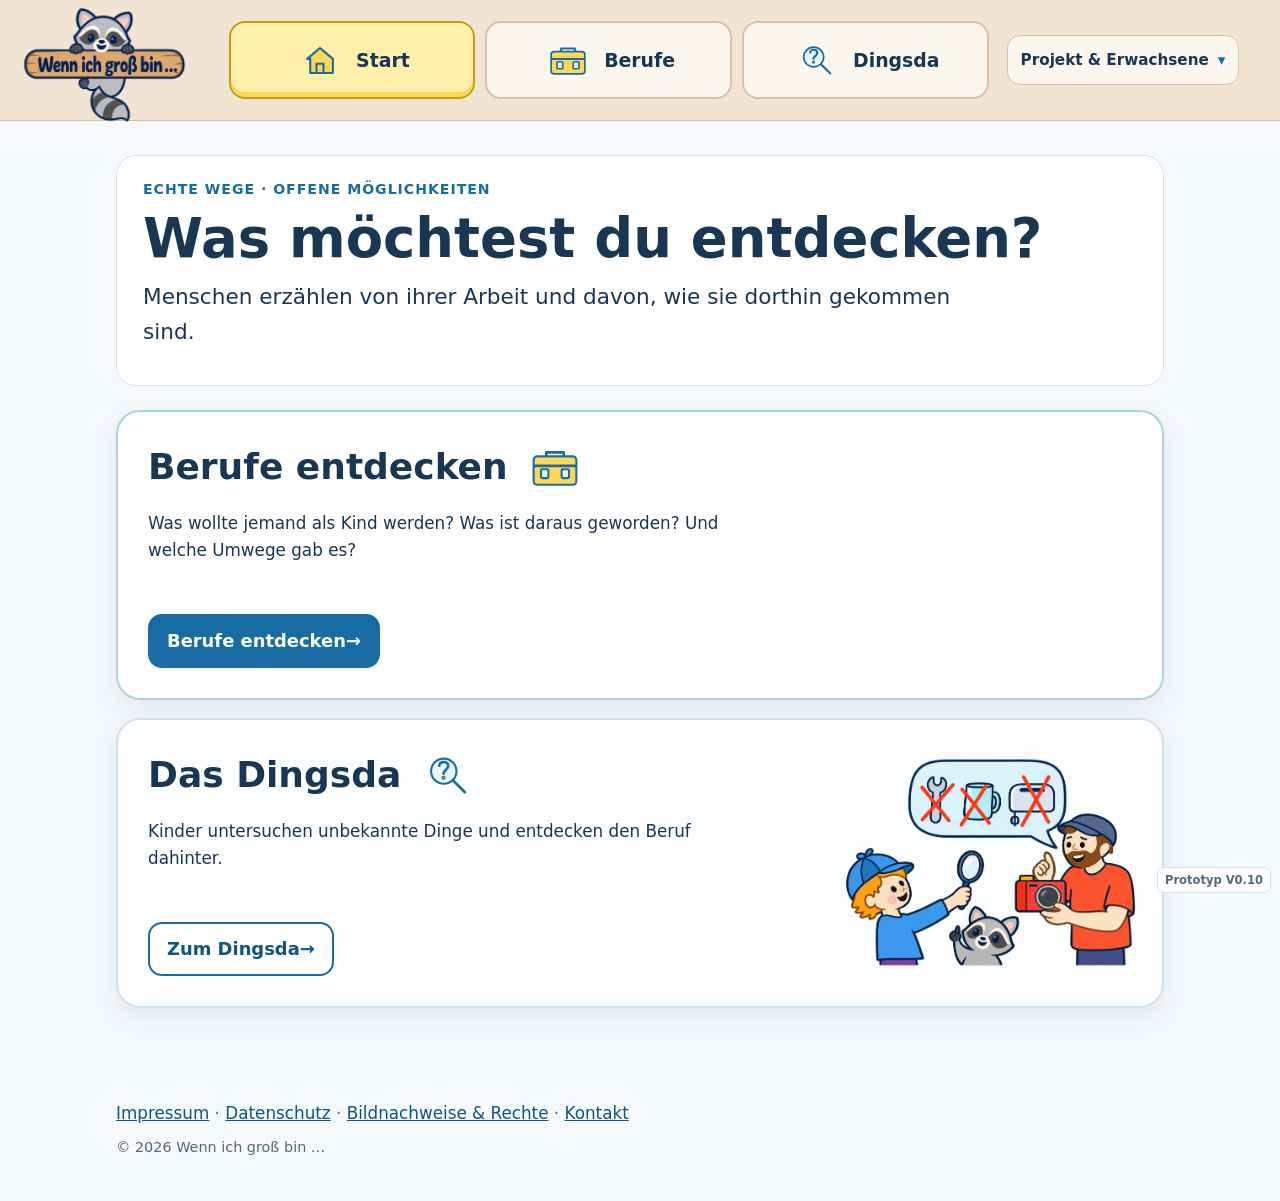
<file: wenn-ich-gross-bin-site/index.html>
<!doctype html>
<html lang="de">
<head>
  <meta charset="utf-8" />
  <meta name="viewport" content="width=device-width, initial-scale=1" />
  <title>Wenn ich groß bin …</title>
  <meta name="description" content="Echte Berufs- und Lebenswege für Kinder." />
  <link rel="icon" href="favicon.svg" type="image/svg+xml" />
  <link rel="stylesheet" href="styles.css" />
</head>
<body>
<a class="skip-link" href="#content">Zum Inhalt springen</a>
<header class="site-header">
  <div class="header-inner">
    <a class="site-logo" href="index.html" aria-label="Wenn ich groß bin – zur Startseite">
      <img src="assets/logo-wenn-ich-gross-bin-waschbaer-v1.png" alt="Wenn ich groß bin …" />
    </a>
    <nav class="site-nav" aria-label="Hauptnavigation">
    <ul class="child-nav">
      <li><a href="index.html" aria-current="page"><img src="assets/icon-start.svg" alt="" /><span>Start</span></a></li>
      <li><a href="interviews.html"><img src="assets/icon-berufe.svg" alt="" /><span>Berufe</span></a></li>
      <li><a href="komisches-ding.html"><img src="assets/icon-dingsda.svg" alt="" /><span>Dingsda</span></a></li>
    </ul>
    <details class="project-nav">
      <summary>Projekt &amp; Erwachsene</summary>
      <div class="project-links">
        <a href="fuer-eltern.html">Für Eltern</a>
        <a href="fuer-einladende.html">Für Schulen</a>
        <a href="ueber-das-projekt.html">Über das Projekt</a>
        <a href="kontakt.html">Kontakt</a>
      </div>
    </details>
    </nav>
  </div>
</header>
<main id="content">
  <section class="home-welcome" aria-labelledby="start-title">
    <div>
      <p class="eyebrow">Echte Wege · offene Möglichkeiten</p>
      <h1 id="start-title">Was möchtest du entdecken?</h1>
      <p class="lead">Menschen erzählen von ihrer Arbeit und davon, wie sie dorthin gekommen sind.</p>
    </div>
  </section>

  <!-- Die ganze Fläche ist ein Link. So müssen Kinder kein kleines Ziel treffen. -->
  <section class="home-paths" aria-label="Auswahl">
    <a class="home-path home-path-main" href="interviews.html">
      <div class="home-path-copy">
        <h2>Berufe entdecken <img class="home-path-icon" src="assets/icon-berufe.svg" alt="" /></h2>
        <p>Was wollte jemand als Kind werden? Was ist daraus geworden? Und welche Umwege gab es?</p>
        <strong class="home-path-action">Berufe entdecken <span aria-hidden="true">→</span></strong>
      </div>
      <img src="assets/wenn-ich-gross-bin-waschbaer-v4.webp" alt="" />
    </a>

    <a class="home-path home-path-dingsda" href="komisches-ding.html">
      <div class="home-path-copy">
        <h2>Das Dingsda <img class="home-path-icon" src="assets/icon-dingsda.svg" alt="" /></h2>
        <p>Kinder untersuchen unbekannte Dinge und entdecken den Beruf dahinter.</p>
        <strong class="home-path-action">Zum Dingsda <span aria-hidden="true">→</span></strong>
      </div>
      <img src="assets/komisches-dingsda-waschbaer-v3.webp" alt="" />
    </a>
  </section>
</main>
<footer class="footer">
  <div class="footer-links"><a href="impressum.html">Impressum</a> · <a href="datenschutz.html">Datenschutz</a> · <a href="bildnachweise-rechte.html">Bildnachweise &amp; Rechte</a> · <a href="kontakt.html">Kontakt</a></div>
  <p class="footer-rights">© 2026 Wenn ich groß bin …</p>
</footer>
</body>
</html>
</file>
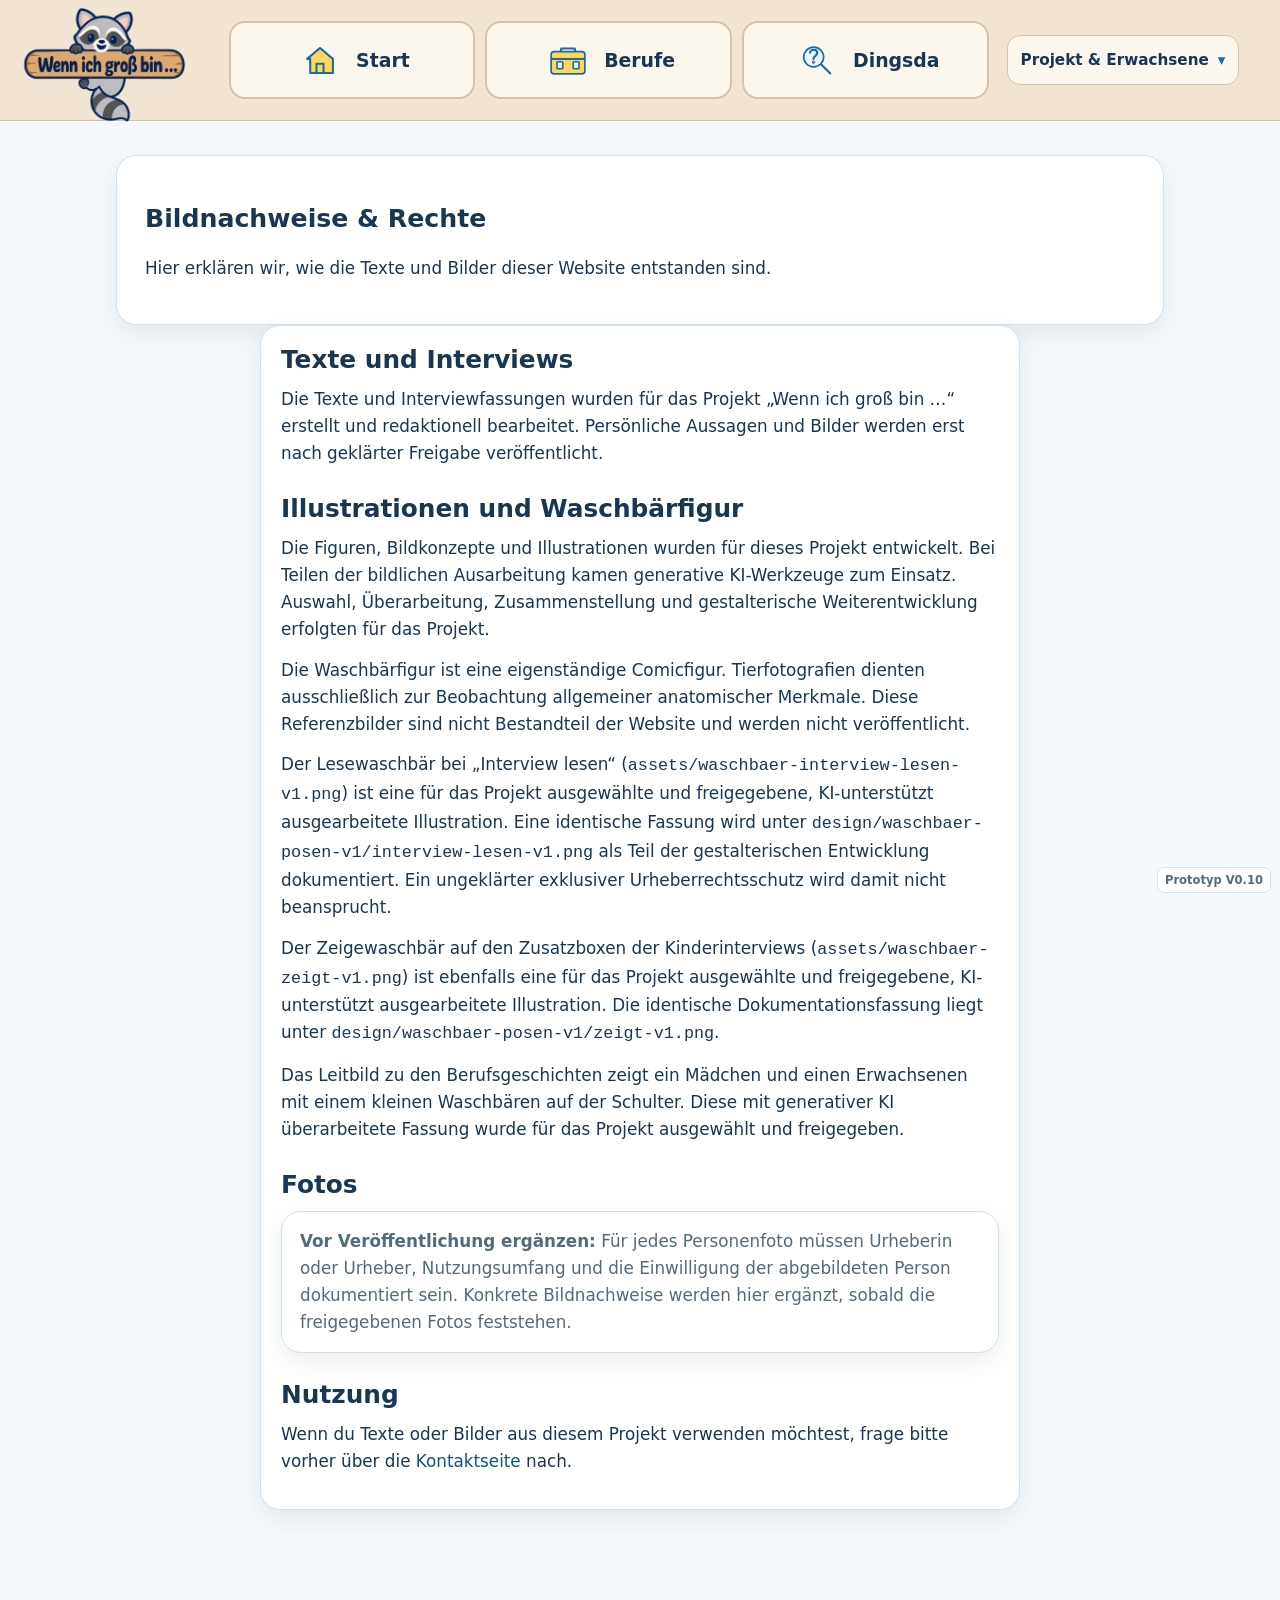
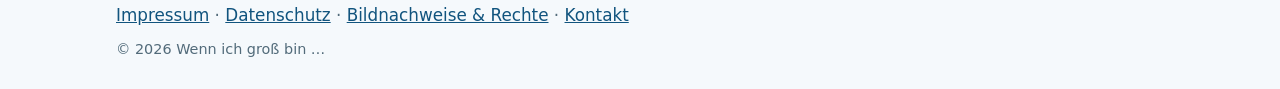
<file: wenn-ich-gross-bin-site/bildnachweise-rechte.html>
<!doctype html>
<html lang="de">
<head>
  <meta charset="utf-8" />
  <meta name="viewport" content="width=device-width, initial-scale=1" />
  <title>Bildnachweise und Rechte – Wenn ich groß bin …</title>
  <meta name="description" content="Hinweise zur Entstehung und Nutzung der Texte, Fotos und Illustrationen." />
  <link rel="icon" href="favicon.svg" type="image/svg+xml" />
  <link rel="stylesheet" href="styles.css" />
</head>
<body>
<a class="skip-link" href="#content">Zum Inhalt springen</a>

<header class="site-header">
  <div class="header-inner">
    <a class="site-logo" href="index.html" aria-label="Wenn ich groß bin – zur Startseite">
      <img src="assets/logo-wenn-ich-gross-bin-waschbaer-v1.png" alt="Wenn ich groß bin …" />
    </a>
    <nav class="site-nav" aria-label="Hauptnavigation">
    <ul class="child-nav">
      <li><a href="index.html"><img src="assets/icon-start.svg" alt="" /><span>Start</span></a></li>
      <li><a href="interviews.html"><img src="assets/icon-berufe.svg" alt="" /><span>Berufe</span></a></li>
      <li><a href="komisches-ding.html"><img src="assets/icon-dingsda.svg" alt="" /><span>Dingsda</span></a></li>
    </ul>
    <details class="project-nav">
      <summary>Projekt &amp; Erwachsene</summary>
      <div class="project-links">
        <a href="fuer-eltern.html">Für Eltern</a>
        <a href="fuer-einladende.html">Für Schulen</a>
        <a href="ueber-das-projekt.html">Über das Projekt</a>
        <a href="kontakt.html">Kontakt</a>
      </div>
    </details>
    </nav>
  </div>
</header>

<main id="content">
<section class="hero">
  <h1>Bildnachweise &amp; Rechte</h1>
  <p>Hier erklären wir, wie die Texte und Bilder dieser Website entstanden sind.</p>
</section>

<section class="card legal-copy">
  <h2>Texte und Interviews</h2>
  <p>Die Texte und Interviewfassungen wurden für das Projekt „Wenn ich groß bin …“ erstellt und redaktionell bearbeitet. Persönliche Aussagen und Bilder werden erst nach geklärter Freigabe veröffentlicht.</p>

  <h2>Illustrationen und Waschbärfigur</h2>
  <p>Die Figuren, Bildkonzepte und Illustrationen wurden für dieses Projekt entwickelt. Bei Teilen der bildlichen Ausarbeitung kamen generative KI-Werkzeuge zum Einsatz. Auswahl, Überarbeitung, Zusammenstellung und gestalterische Weiterentwicklung erfolgten für das Projekt.</p>
  <p>Die Waschbärfigur ist eine eigenständige Comicfigur. Tierfotografien dienten ausschließlich zur Beobachtung allgemeiner anatomischer Merkmale. Diese Referenzbilder sind nicht Bestandteil der Website und werden nicht veröffentlicht.</p>
  <p>Der Lesewaschbär bei „Interview lesen“ (<code>assets/waschbaer-interview-lesen-v1.png</code>) ist eine für das Projekt ausgewählte und freigegebene, KI-unterstützt ausgearbeitete Illustration. Eine identische Fassung wird unter <code>design/waschbaer-posen-v1/interview-lesen-v1.png</code> als Teil der gestalterischen Entwicklung dokumentiert. Ein ungeklärter exklusiver Urheberrechtsschutz wird damit nicht beansprucht.</p>
  <p>Der Zeigewaschbär auf den Zusatzboxen der Kinderinterviews (<code>assets/waschbaer-zeigt-v1.png</code>) ist ebenfalls eine für das Projekt ausgewählte und freigegebene, KI-unterstützt ausgearbeitete Illustration. Die identische Dokumentationsfassung liegt unter <code>design/waschbaer-posen-v1/zeigt-v1.png</code>.</p>

  <p>Das Leitbild zu den Berufsgeschichten zeigt ein Mädchen und einen Erwachsenen mit einem kleinen Waschbären auf der Schulter. Diese mit generativer KI überarbeitete Fassung wurde für das Projekt ausgewählt und freigegeben.</p>

  <h2>Fotos</h2>
  <p class="notice"><strong>Vor Veröffentlichung ergänzen:</strong> Für jedes Personenfoto müssen Urheberin oder Urheber, Nutzungsumfang und die Einwilligung der abgebildeten Person dokumentiert sein. Konkrete Bildnachweise werden hier ergänzt, sobald die freigegebenen Fotos feststehen.</p>

  <h2>Nutzung</h2>
  <p>Wenn du Texte oder Bilder aus diesem Projekt verwenden möchtest, frage bitte vorher über die <a href="kontakt.html">Kontaktseite</a> nach.</p>
</section>
</main>

<footer class="footer">
  <div class="footer-links">
    <a href="impressum.html">Impressum</a> ·
    <a href="datenschutz.html">Datenschutz</a> ·
    <a href="bildnachweise-rechte.html" aria-current="page">Bildnachweise &amp; Rechte</a> ·
    <a href="kontakt.html">Kontakt</a>
  </div>
  <p class="footer-rights">© 2026 Wenn ich groß bin …</p>
</footer>
</body>
</html>
</file>
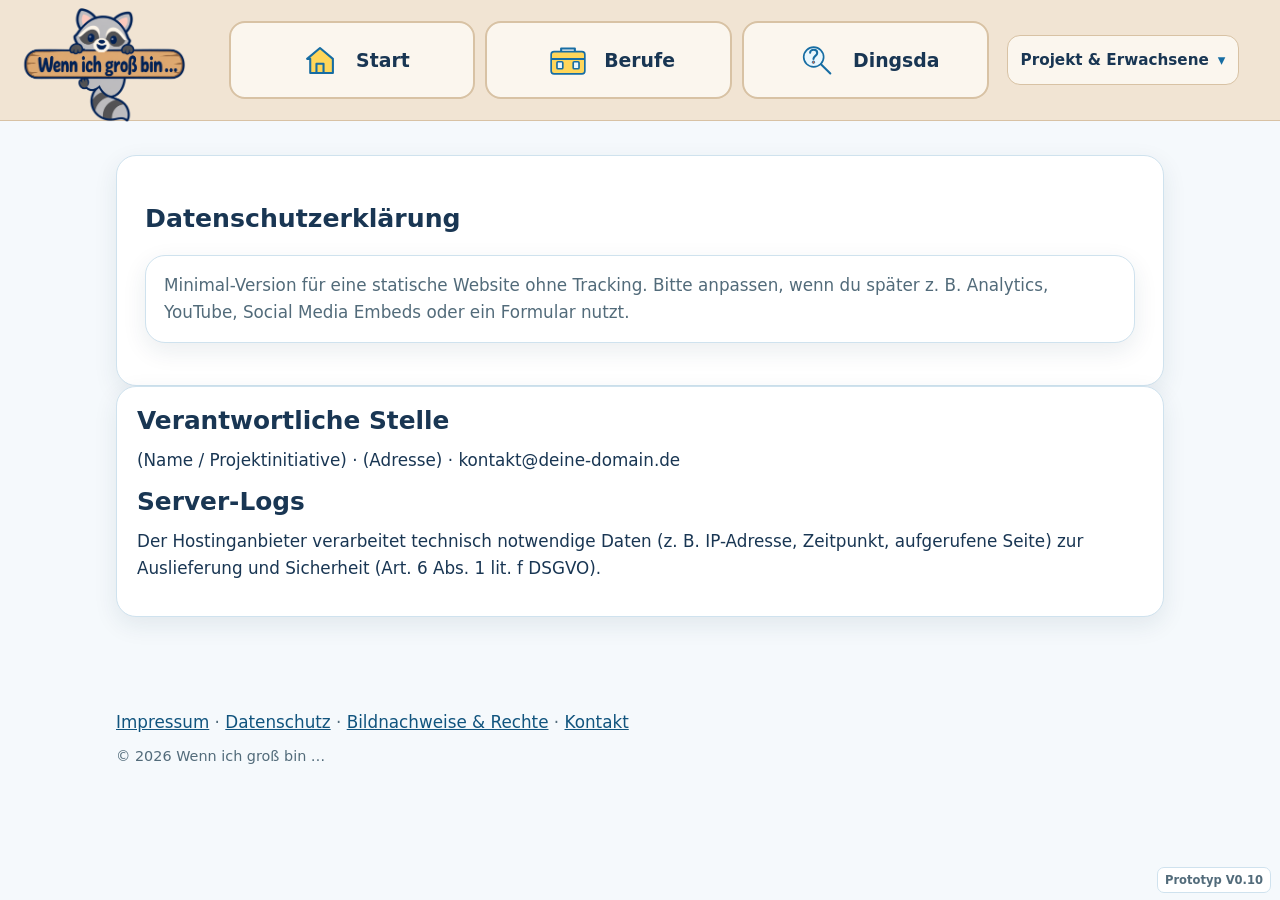
<file: wenn-ich-gross-bin-site/datenschutz.html>
<!doctype html>
<html lang="de">
<head>
  <meta charset="utf-8" />
  <meta name="viewport" content="width=device-width, initial-scale=1" />
  <title>Datenschutz – Wenn ich groß bin …</title>
  <meta name="description" content="Datenschutz." />
  <link rel="icon" href="favicon.svg" type="image/svg+xml" />
  <link rel="stylesheet" href="styles.css" />
</head>
<body>
<a class="skip-link" href="#content">Zum Inhalt springen</a>

<header class="site-header">
  <div class="header-inner">
    <a class="site-logo" href="index.html" aria-label="Wenn ich groß bin – zur Startseite">
      <img src="assets/logo-wenn-ich-gross-bin-waschbaer-v1.png" alt="Wenn ich groß bin …" />
    </a>
    <nav class="site-nav" aria-label="Hauptnavigation">
    <ul class="child-nav">
      <li><a href="index.html"><img src="assets/icon-start.svg" alt="" /><span>Start</span></a></li>
      <li><a href="interviews.html"><img src="assets/icon-berufe.svg" alt="" /><span>Berufe</span></a></li>
      <li><a href="komisches-ding.html"><img src="assets/icon-dingsda.svg" alt="" /><span>Dingsda</span></a></li>
    </ul>
    <details class="project-nav">
      <summary>Projekt &amp; Erwachsene</summary>
      <div class="project-links">
        <a href="fuer-eltern.html">Für Eltern</a>
        <a href="fuer-einladende.html">Für Schulen</a>
        <a href="ueber-das-projekt.html">Über das Projekt</a>
        <a href="kontakt.html">Kontakt</a>
      </div>
    </details>
    </nav>
  </div>
</header>

<main id="content">
<section class="hero">
  <h1>Datenschutzerklärung</h1>
  <p class="notice">
    Minimal-Version für eine statische Website ohne Tracking.
    Bitte anpassen, wenn du später z. B. Analytics, YouTube, Social Media Embeds oder ein Formular nutzt.
  </p>
</section>

<section class="card">
  <h2>Verantwortliche Stelle</h2>
  <p>(Name / Projektinitiative) · (Adresse) · kontakt@deine-domain.de</p>
  <h2>Server-Logs</h2>
  <p>
    Der Hostinganbieter verarbeitet technisch notwendige Daten (z. B. IP-Adresse, Zeitpunkt, aufgerufene Seite)
    zur Auslieferung und Sicherheit (Art. 6 Abs. 1 lit. f DSGVO).
  </p>
</section>
</main>

<footer class="footer">
  <div class="footer-links">
    <a href="impressum.html">Impressum</a> ·
    <a href="datenschutz.html">Datenschutz</a> ·
    <a href="bildnachweise-rechte.html">Bildnachweise &amp; Rechte</a> ·
    <a href="kontakt.html">Kontakt</a>
  </div>
  <p class="footer-rights">© 2026 Wenn ich groß bin …</p>
</footer>
</body>
</html>
</file>
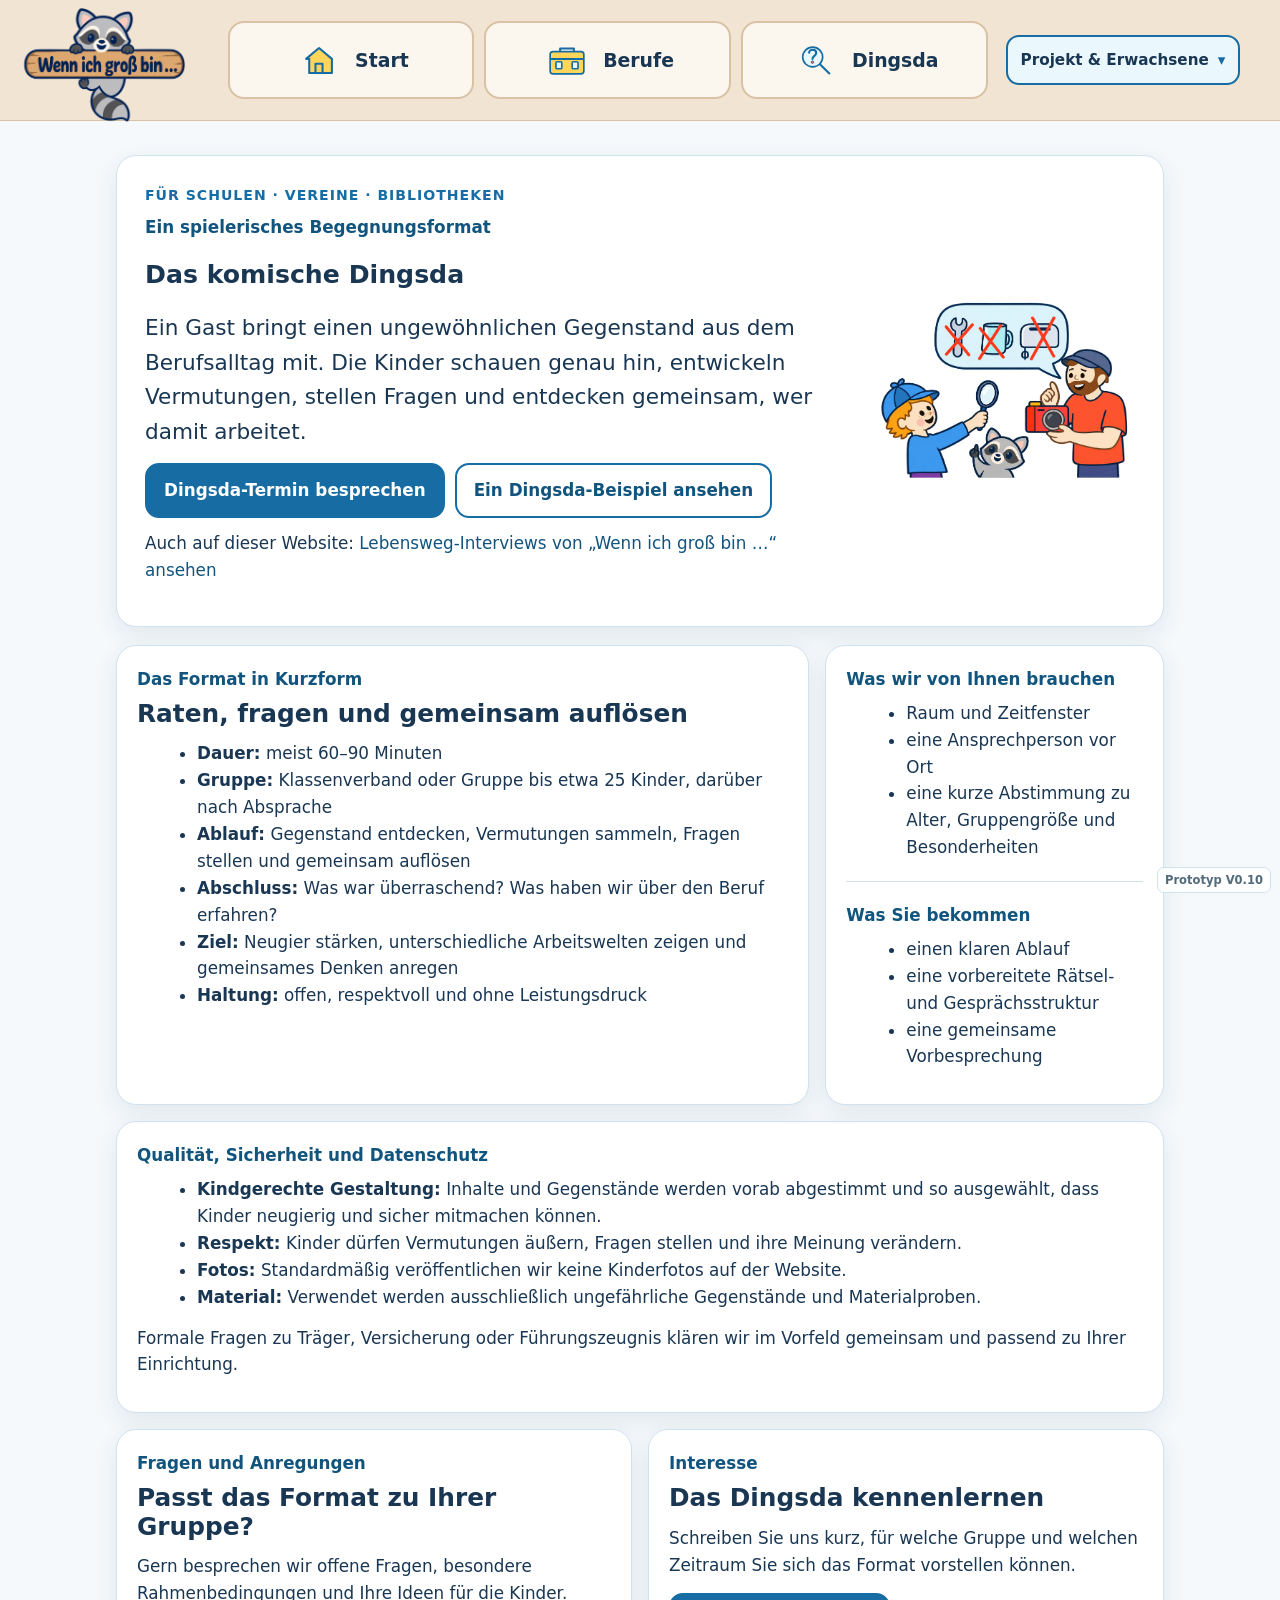
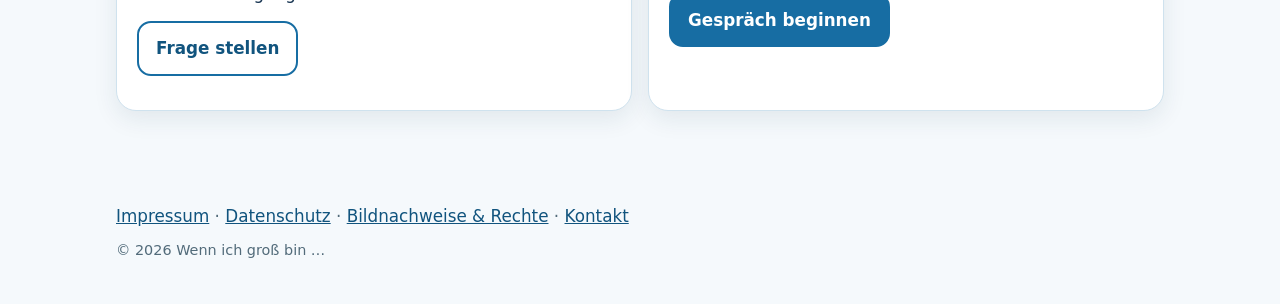
<file: wenn-ich-gross-bin-site/fuer-einladende.html>
<!doctype html>
<html lang="de">
<head>
  <meta charset="utf-8" />
  <meta name="viewport" content="width=device-width, initial-scale=1" />
  <title>Das komische Dingsda für Schulen – Wenn ich groß bin …</title>
  <meta name="description" content="Informationen für Schulen, Vereine und Bibliotheken zum Begegnungsformat Das komische Dingsda." />
  <link rel="icon" href="favicon.svg" type="image/svg+xml" />
  <link rel="stylesheet" href="styles.css" />
</head>
<body>
<a class="skip-link" href="#content">Zum Inhalt springen</a>

<header class="site-header">
  <div class="header-inner">
    <a class="site-logo" href="index.html" aria-label="Wenn ich groß bin – zur Startseite">
      <img src="assets/logo-wenn-ich-gross-bin-waschbaer-v1.png" alt="Wenn ich groß bin …" />
    </a>
    <nav class="site-nav" aria-label="Hauptnavigation">
    <ul class="child-nav">
      <li><a href="index.html"><img src="assets/icon-start.svg" alt="" /><span>Start</span></a></li>
      <li><a href="interviews.html"><img src="assets/icon-berufe.svg" alt="" /><span>Berufe</span></a></li>
      <li><a href="komisches-ding.html"><img src="assets/icon-dingsda.svg" alt="" /><span>Dingsda</span></a></li>
    </ul>
    <details class="project-nav has-current">
      <summary>Projekt &amp; Erwachsene</summary>
      <div class="project-links">
        <a href="fuer-eltern.html">Für Eltern</a>
        <a href="fuer-einladende.html" aria-current="page">Für Schulen</a>
        <a href="ueber-das-projekt.html">Über das Projekt</a>
        <a href="kontakt.html">Kontakt</a>
      </div>
    </details>
    </nav>
  </div>
</header>

<main id="content">
  <section class="hero dingsda-intro">
    <div>
      <p class="eyebrow">Für Schulen · Vereine · Bibliotheken</p>
      <p class="kicker">Ein spielerisches Begegnungsformat</p>
      <h1>Das komische Dingsda</h1>
      <p class="lead">
        Ein Gast bringt einen ungewöhnlichen Gegenstand aus dem Berufsalltag mit. Die Kinder schauen genau hin,
        entwickeln Vermutungen, stellen Fragen und entdecken gemeinsam, wer damit arbeitet.
      </p>
      <div class="school-actions">
        <a class="btn" href="kontakt.html">Dingsda-Termin besprechen</a>
        <a class="btn secondary" href="komisches-ding.html">Ein Dingsda-Beispiel ansehen</a>
      </div>
      <p class="school-secondary-link">
        Auch auf dieser Website: <a href="interviews.html">Lebensweg-Interviews von „Wenn ich groß bin …“ ansehen</a>
      </p>
    </div>
    <img src="assets/komisches-dingsda-waschbaer-v3.webp" alt="Ein Kind und ein Erwachsener rätseln mit Lupe und Kamera über einen Gegenstand; ein kleiner Waschbär hebt neugierig eine Pfote." />
  </section>

  <div class="grid school-format-note">
    <section class="card span-8">
      <p class="kicker">Das Format in Kurzform</p>
      <h2>Raten, fragen und gemeinsam auflösen</h2>
      <ul>
        <li><strong>Dauer:</strong> meist 60–90 Minuten</li>
        <li><strong>Gruppe:</strong> Klassenverband oder Gruppe bis etwa 25 Kinder, darüber nach Absprache</li>
        <li><strong>Ablauf:</strong> Gegenstand entdecken, Vermutungen sammeln, Fragen stellen und gemeinsam auflösen</li>
        <li><strong>Abschluss:</strong> Was war überraschend? Was haben wir über den Beruf erfahren?</li>
        <li><strong>Ziel:</strong> Neugier stärken, unterschiedliche Arbeitswelten zeigen und gemeinsames Denken anregen</li>
        <li><strong>Haltung:</strong> offen, respektvoll und ohne Leistungsdruck</li>
      </ul>
    </section>

    <aside class="card span-4">
      <p class="kicker">Was wir von Ihnen brauchen</p>
      <ul>
        <li>Raum und Zeitfenster</li>
        <li>eine Ansprechperson vor Ort</li>
        <li>eine kurze Abstimmung zu Alter, Gruppengröße und Besonderheiten</li>
      </ul>
      <div class="hr"></div>
      <p class="kicker">Was Sie bekommen</p>
      <ul>
        <li>einen klaren Ablauf</li>
        <li>eine vorbereitete Rätsel- und Gesprächsstruktur</li>
        <li>eine gemeinsame Vorbesprechung</li>
      </ul>
    </aside>

    <section class="card span-12">
      <p class="kicker">Qualität, Sicherheit und Datenschutz</p>
      <ul>
        <li><strong>Kindgerechte Gestaltung:</strong> Inhalte und Gegenstände werden vorab abgestimmt und so ausgewählt, dass Kinder neugierig und sicher mitmachen können.</li>
        <li><strong>Respekt:</strong> Kinder dürfen Vermutungen äußern, Fragen stellen und ihre Meinung verändern.</li>
        <li><strong>Fotos:</strong> Standardmäßig veröffentlichen wir keine Kinderfotos auf der Website.</li>
        <li><strong>Material:</strong> Verwendet werden ausschließlich ungefährliche Gegenstände und Materialproben.</li>
      </ul>
      <p>
        Formale Fragen zu Träger, Versicherung oder Führungszeugnis klären wir im Vorfeld gemeinsam und passend zu
        Ihrer Einrichtung.
      </p>
    </section>

    <section class="card span-6">
      <p class="kicker">Fragen und Anregungen</p>
      <h2>Passt das Format zu Ihrer Gruppe?</h2>
      <p>Gern besprechen wir offene Fragen, besondere Rahmenbedingungen und Ihre Ideen für die Kinder.</p>
      <p><a class="btn secondary" href="kontakt.html">Frage stellen</a></p>
    </section>

    <section class="card span-6">
      <p class="kicker">Interesse</p>
      <h2>Das Dingsda kennenlernen</h2>
      <p>Schreiben Sie uns kurz, für welche Gruppe und welchen Zeitraum Sie sich das Format vorstellen können.</p>
      <p><a class="btn" href="kontakt.html">Gespräch beginnen</a></p>
    </section>
  </div>
</main>

<footer class="footer">
  <div class="footer-links">
    <a href="impressum.html">Impressum</a> ·
    <a href="datenschutz.html">Datenschutz</a> ·
    <a href="bildnachweise-rechte.html">Bildnachweise &amp; Rechte</a> ·
    <a href="kontakt.html">Kontakt</a>
  </div>
  <p class="footer-rights">© 2026 Wenn ich groß bin …</p>
</footer>
</body>
</html>
</file>
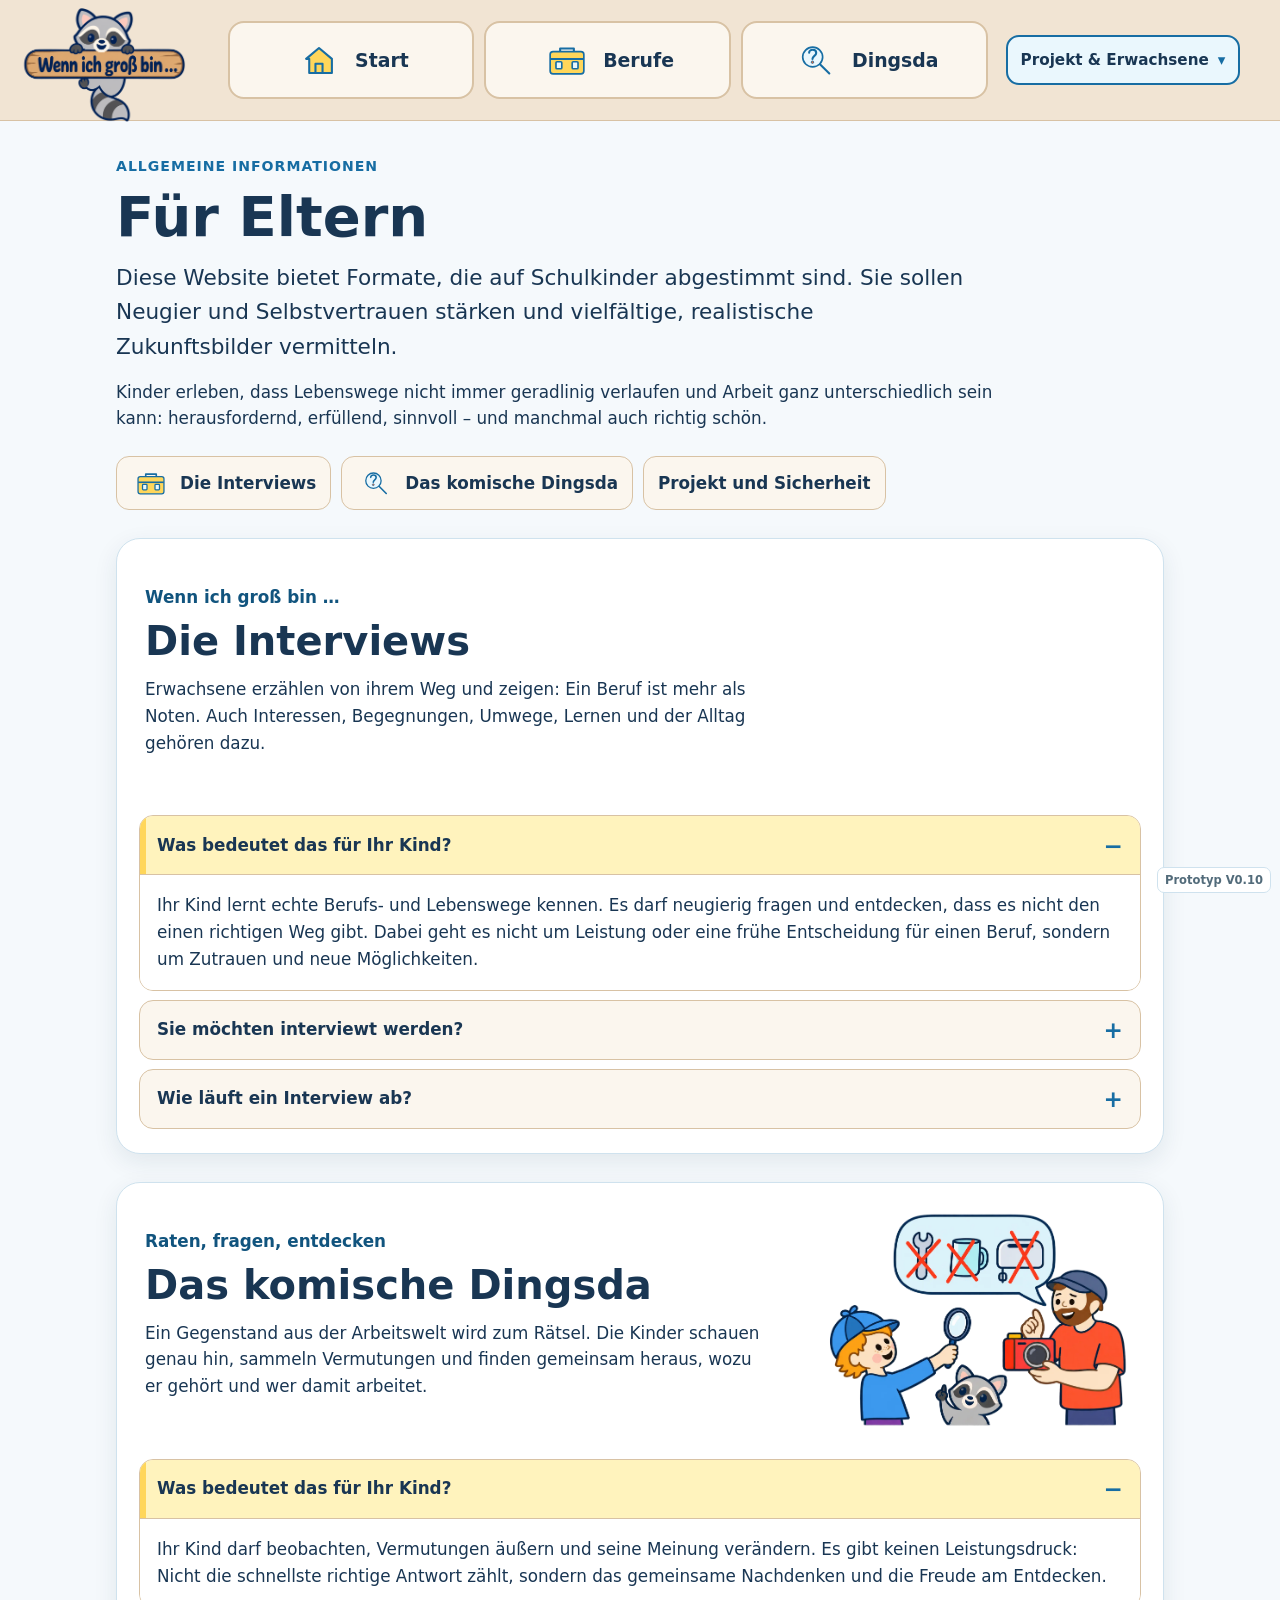
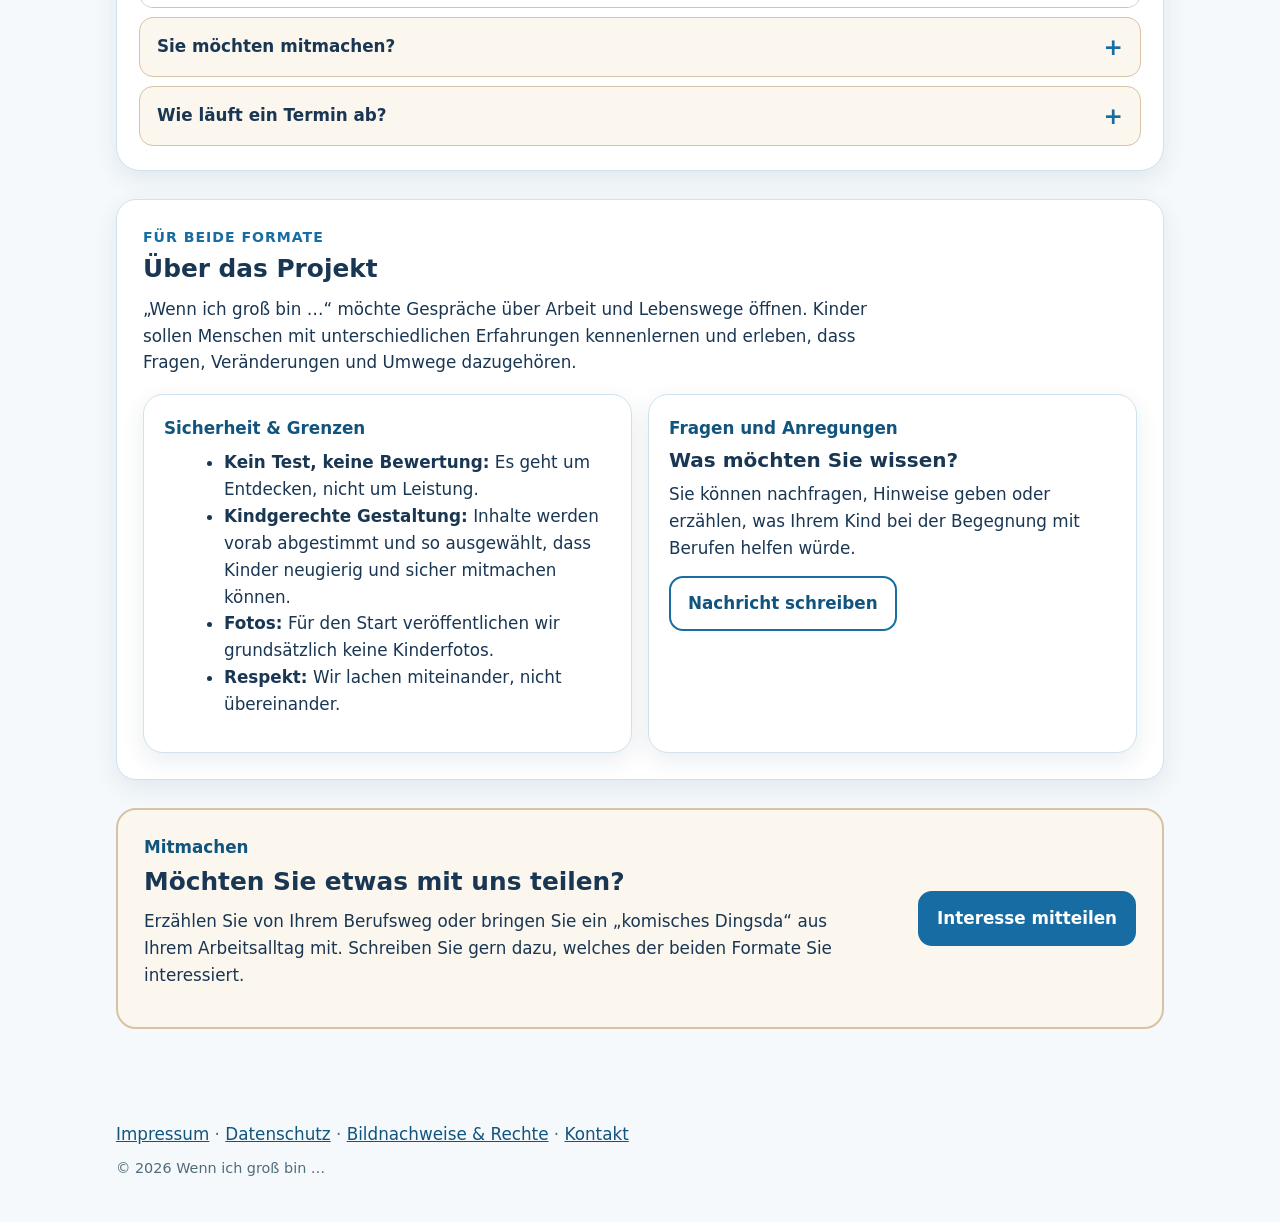
<file: wenn-ich-gross-bin-site/fuer-eltern.html>
<!doctype html>
<html lang="de">
<head>
  <meta charset="utf-8" />
  <meta name="viewport" content="width=device-width, initial-scale=1" />
  <title>Informationen für Eltern – Wenn ich groß bin …</title>
  <meta name="description" content="Informationen für Eltern zu den Interviews und zum Format Das komische Dingsda." />
  <link rel="icon" href="favicon.svg" type="image/svg+xml" />
  <link rel="stylesheet" href="styles.css" />
</head>
<body>
<a class="skip-link" href="#content">Zum Inhalt springen</a>

<header class="site-header">
  <div class="header-inner">
    <a class="site-logo" href="index.html" aria-label="Wenn ich groß bin – zur Startseite">
      <img src="assets/logo-wenn-ich-gross-bin-waschbaer-v1.png" alt="Wenn ich groß bin …" />
    </a>
    <nav class="site-nav" aria-label="Hauptnavigation">
    <ul class="child-nav">
      <li><a href="index.html"><img src="assets/icon-start.svg" alt="" /><span>Start</span></a></li>
      <li><a href="interviews.html"><img src="assets/icon-berufe.svg" alt="" /><span>Berufe</span></a></li>
      <li><a href="komisches-ding.html"><img src="assets/icon-dingsda.svg" alt="" /><span>Dingsda</span></a></li>
    </ul>
    <details class="project-nav has-current">
      <summary>Projekt &amp; Erwachsene</summary>
      <div class="project-links">
        <a href="fuer-eltern.html" aria-current="page">Für Eltern</a>
        <a href="fuer-einladende.html">Für Schulen</a>
        <a href="ueber-das-projekt.html">Über das Projekt</a>
        <a href="kontakt.html">Kontakt</a>
      </div>
    </details>
    </nav>
  </div>
</header>

<main id="content">
  <section class="parent-intro">
    <p class="eyebrow">Allgemeine Informationen</p>
    <h1>Für Eltern</h1>
    <p class="lead">
      Diese Website bietet Formate, die auf Schulkinder abgestimmt sind. Sie sollen Neugier und Selbstvertrauen
      stärken und vielfältige, realistische Zukunftsbilder vermitteln.
    </p>
    <p>
      Kinder erleben, dass Lebenswege nicht immer geradlinig verlaufen und Arbeit ganz unterschiedlich sein kann:
      herausfordernd, erfüllend, sinnvoll – und manchmal auch richtig schön.
    </p>
    <nav class="parent-page-nav" aria-label="Bereiche auf dieser Seite">
      <a href="#interviews"><img src="assets/icon-berufe.svg" alt="" />Die Interviews</a>
      <a href="#dingsda"><img src="assets/icon-dingsda.svg" alt="" />Das komische Dingsda</a>
      <a href="#gemeinsam">Projekt und Sicherheit</a>
    </nav>
  </section>

  <section class="parent-format" id="interviews" aria-labelledby="interviews-title">
    <div class="parent-format-heading">
      <div>
        <p class="kicker">Wenn ich groß bin …</p>
        <h2 id="interviews-title">Die Interviews</h2>
        <p>
          Erwachsene erzählen von ihrem Weg und zeigen: Ein Beruf ist mehr als Noten. Auch Interessen, Begegnungen,
          Umwege, Lernen und der Alltag gehören dazu.
        </p>
      </div>
      <img src="assets/wenn-ich-gross-bin-waschbaer-v4.webp" alt="Ein Kind interviewt einen Erwachsenen; ein kleiner Waschbär schaut über dessen Schulter." />
    </div>

    <div class="parent-tabs">
      <details open name="interview-elterninfo">
        <summary>Was bedeutet das für Ihr Kind?</summary>
        <div>
          <p>
            Ihr Kind lernt echte Berufs- und Lebenswege kennen. Es darf neugierig fragen und entdecken, dass es
            nicht den einen richtigen Weg gibt. Dabei geht es nicht um Leistung oder eine frühe Entscheidung für
            einen Beruf, sondern um Zutrauen und neue Möglichkeiten.
          </p>
        </div>
      </details>
      <details name="interview-elterninfo">
        <summary>Sie möchten interviewt werden?</summary>
        <div>
          <p>
            Gesucht werden Erwachsene, die kindgerecht und ehrlich von ihrem Berufsweg erzählen möchten – auch von
            Veränderungen, Umwegen oder Dingen, die sie erst später gelernt haben.
          </p>
          <p><a class="btn secondary" href="kontakt.html">Interesse an einem Interview mitteilen</a></p>
        </div>
      </details>
      <details name="interview-elterninfo">
        <summary>Wie läuft ein Interview ab?</summary>
        <div>
          <p>
            Vor dem Gespräch werden Inhalt, Rahmen und Freigaben gemeinsam geklärt. Das Interview orientiert sich
            an Fragen, die für Kinder verständlich und interessant sind. Für die Website entstehen unterschiedlich
            lange Lesefassungen desselben Gesprächs.
          </p>
        </div>
      </details>
    </div>
  </section>

  <section class="parent-format" id="dingsda" aria-labelledby="dingsda-title">
    <div class="parent-format-heading">
      <div>
        <p class="kicker">Raten, fragen, entdecken</p>
        <h2 id="dingsda-title">Das komische Dingsda</h2>
        <p>
          Ein Gegenstand aus der Arbeitswelt wird zum Rätsel. Die Kinder schauen genau hin, sammeln Vermutungen und
          finden gemeinsam heraus, wozu er gehört und wer damit arbeitet.
        </p>
      </div>
      <img src="assets/komisches-dingsda-waschbaer-v3.webp" alt="Ein Kind und ein Erwachsener rätseln mit Lupe und Kamera über einen Gegenstand; ein kleiner Waschbär hebt neugierig eine Pfote." />
    </div>

    <div class="parent-tabs">
      <details open name="dingsda-elterninfo">
        <summary>Was bedeutet das für Ihr Kind?</summary>
        <div>
          <p>
            Ihr Kind darf beobachten, Vermutungen äußern und seine Meinung verändern. Es gibt keinen Leistungsdruck:
            Nicht die schnellste richtige Antwort zählt, sondern das gemeinsame Nachdenken und die Freude am Entdecken.
          </p>
        </div>
      </details>
      <details name="dingsda-elterninfo">
        <summary>Sie möchten mitmachen?</summary>
        <div>
          <p>
            Erwachsene können einen ungewöhnlichen, ungefährlichen Gegenstand aus ihrem Arbeitsalltag mitbringen
            und gemeinsam mit den Kindern auflösen, wofür er gebraucht wird.
          </p>
          <p><a class="btn secondary" href="kontakt.html">Ein Dingsda vorschlagen</a></p>
        </div>
      </details>
      <details name="dingsda-elterninfo">
        <summary>Wie läuft ein Termin ab?</summary>
        <div>
          <p>
            Die Kinder betrachten zunächst den Gegenstand und entwickeln eigene Ideen. Anschließend dürfen sie
            Fragen stellen, Hinweise sammeln und erfahren, aus welchem Beruf der Gegenstand kommt. Zum Schluss wird
            gemeinsam besprochen, was überraschend war.
          </p>
        </div>
      </details>
    </div>
  </section>

  <section class="parent-shared" id="gemeinsam" aria-labelledby="shared-title">
    <p class="eyebrow">Für beide Formate</p>
    <h2 id="shared-title">Über das Projekt</h2>
    <p>
      „Wenn ich groß bin …“ möchte Gespräche über Arbeit und Lebenswege öffnen. Kinder sollen Menschen mit
      unterschiedlichen Erfahrungen kennenlernen und erleben, dass Fragen, Veränderungen und Umwege dazugehören.
    </p>

    <div class="grid">
      <section class="card span-6">
        <p class="kicker">Sicherheit &amp; Grenzen</p>
        <ul>
          <li><strong>Kein Test, keine Bewertung:</strong> Es geht um Entdecken, nicht um Leistung.</li>
          <li><strong>Kindgerechte Gestaltung:</strong> Inhalte werden vorab abgestimmt und so ausgewählt, dass Kinder neugierig und sicher mitmachen können.</li>
          <li><strong>Fotos:</strong> Für den Start veröffentlichen wir grundsätzlich keine Kinderfotos.</li>
          <li><strong>Respekt:</strong> Wir lachen miteinander, nicht übereinander.</li>
        </ul>
      </section>

      <section class="card span-6">
        <p class="kicker">Fragen und Anregungen</p>
        <h3>Was möchten Sie wissen?</h3>
        <p>
          Sie können nachfragen, Hinweise geben oder erzählen, was Ihrem Kind bei der Begegnung mit Berufen helfen würde.
        </p>
        <p><a class="btn secondary" href="kontakt.html">Nachricht schreiben</a></p>
      </section>
    </div>
  </section>

  <section class="parent-join" aria-labelledby="join-title">
    <div>
      <p class="kicker">Mitmachen</p>
      <h2 id="join-title">Möchten Sie etwas mit uns teilen?</h2>
      <p>
        Erzählen Sie von Ihrem Berufsweg oder bringen Sie ein „komisches Dingsda“ aus Ihrem Arbeitsalltag mit.
        Schreiben Sie gern dazu, welches der beiden Formate Sie interessiert.
      </p>
    </div>
    <a class="btn" href="kontakt.html">Interesse mitteilen</a>
  </section>
</main>

<footer class="footer">
  <div class="footer-links">
    <a href="impressum.html">Impressum</a> ·
    <a href="datenschutz.html">Datenschutz</a> ·
    <a href="bildnachweise-rechte.html">Bildnachweise &amp; Rechte</a> ·
    <a href="kontakt.html">Kontakt</a>
  </div>
  <p class="footer-rights">© 2026 Wenn ich groß bin …</p>
</footer>
</body>
</html>
</file>
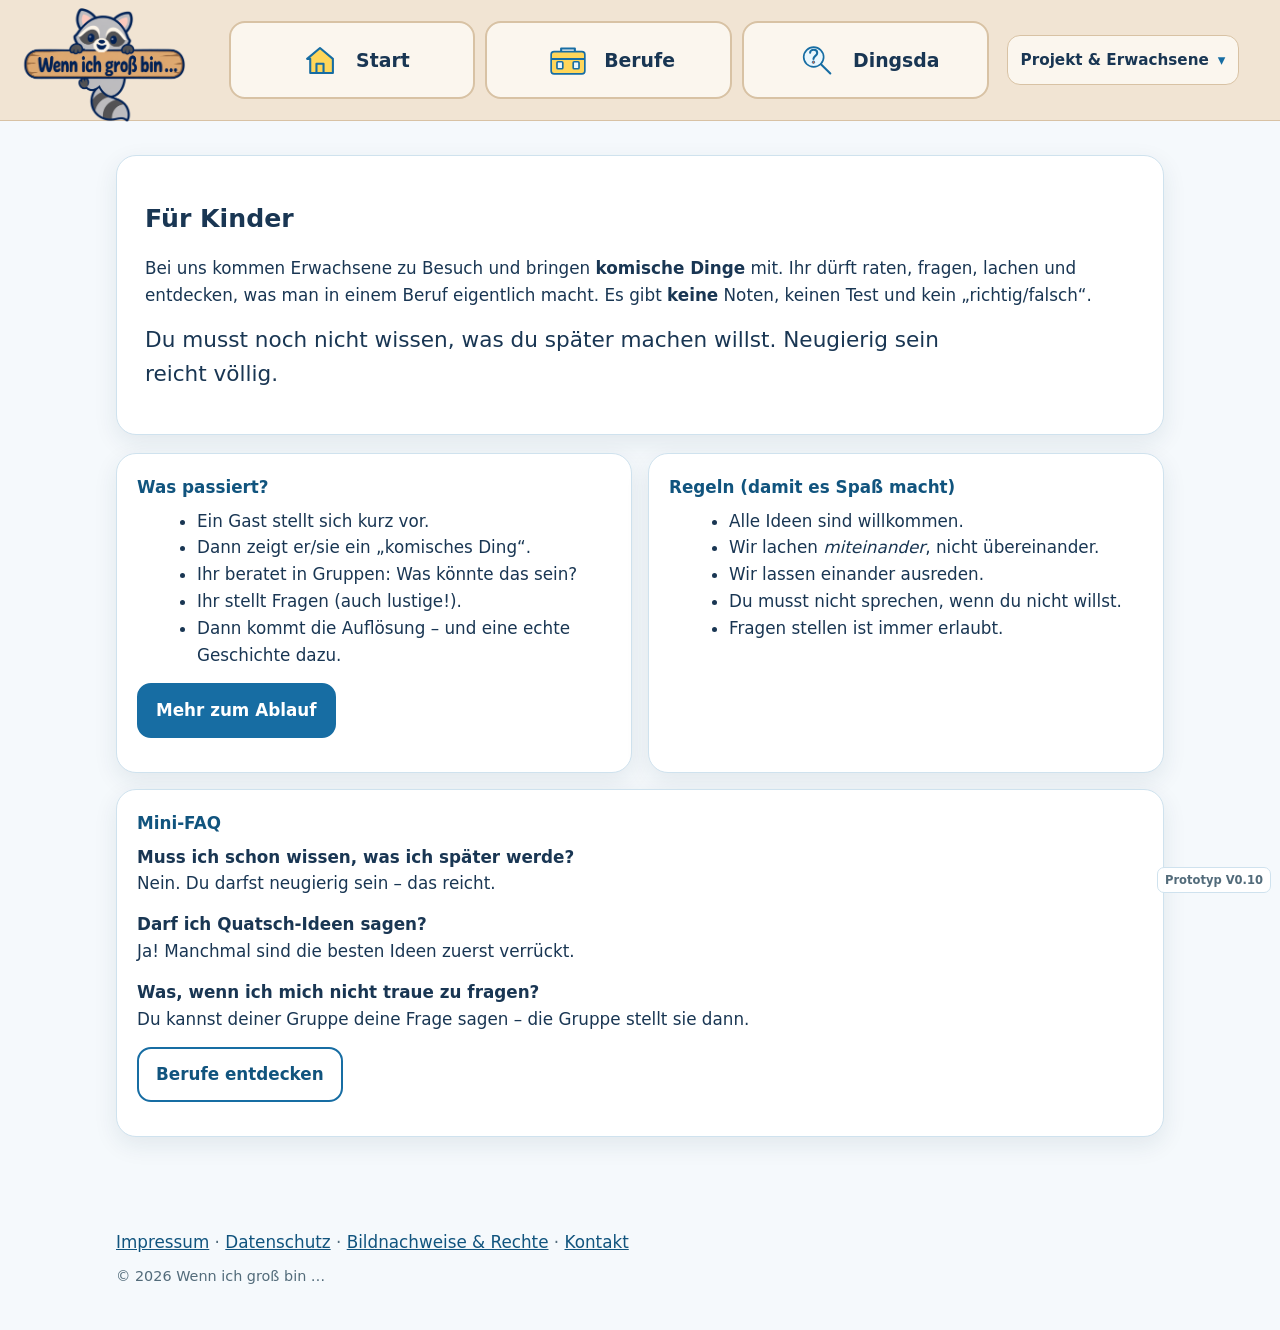
<file: wenn-ich-gross-bin-site/fuer-kinder.html>
<!doctype html>
<html lang="de">
<head>
  <meta charset="utf-8" />
  <meta name="viewport" content="width=device-width, initial-scale=1" />
  <title>Für Kinder – Wenn ich groß bin …</title>
  <meta name="description" content="Für Kinder." />
  <link rel="icon" href="favicon.svg" type="image/svg+xml" />
  <link rel="stylesheet" href="styles.css" />
</head>
<body>
<a class="skip-link" href="#content">Zum Inhalt springen</a>

<header class="site-header">
  <div class="header-inner">
    <a class="site-logo" href="index.html" aria-label="Wenn ich groß bin – zur Startseite">
      <img src="assets/logo-wenn-ich-gross-bin-waschbaer-v1.png" alt="Wenn ich groß bin …" />
    </a>
    <nav class="site-nav" aria-label="Hauptnavigation">
    <ul class="child-nav">
      <li><a href="index.html"><img src="assets/icon-start.svg" alt="" /><span>Start</span></a></li>
      <li><a href="interviews.html"><img src="assets/icon-berufe.svg" alt="" /><span>Berufe</span></a></li>
      <li><a href="komisches-ding.html"><img src="assets/icon-dingsda.svg" alt="" /><span>Dingsda</span></a></li>
    </ul>
    <details class="project-nav">
      <summary>Projekt &amp; Erwachsene</summary>
      <div class="project-links">
        <a href="fuer-eltern.html">Für Eltern</a>
        <a href="fuer-einladende.html">Für Schulen</a>
        <a href="ueber-das-projekt.html">Über das Projekt</a>
        <a href="kontakt.html">Kontakt</a>
      </div>
    </details>
    </nav>
  </div>
</header>

<main id="content">
<section class="hero">
  <h1>Für Kinder</h1>
  <p>
    Bei uns kommen Erwachsene zu Besuch und bringen <strong>komische Dinge</strong> mit.
    Ihr dürft raten, fragen, lachen und entdecken, was man in einem Beruf eigentlich macht.
    Es gibt <strong>keine</strong> Noten, keinen Test und kein „richtig/falsch“.
  </p>
  <p class="lead">Du musst noch nicht wissen, was du später machen willst. Neugierig sein reicht völlig.</p>
</section>

<div class="grid">
  <section class="card span-6">
    <p class="kicker">Was passiert?</p>
    <ul>
      <li>Ein Gast stellt sich kurz vor.</li>
      <li>Dann zeigt er/sie ein „komisches Ding“.</li>
      <li>Ihr beratet in Gruppen: Was könnte das sein?</li>
      <li>Ihr stellt Fragen (auch lustige!).</li>
      <li>Dann kommt die Auflösung – und eine echte Geschichte dazu.</li>
    </ul>
    <p><a class="btn" href="komisches-ding.html">Mehr zum Ablauf</a></p>
  </section>

  <section class="card span-6">
    <p class="kicker">Regeln (damit es Spaß macht)</p>
    <ul>
      <li>Alle Ideen sind willkommen.</li>
      <li>Wir lachen <em>miteinander</em>, nicht übereinander.</li>
      <li>Wir lassen einander ausreden.</li>
      <li>Du musst nicht sprechen, wenn du nicht willst.</li>
      <li>Fragen stellen ist immer erlaubt.</li>
    </ul>
  </section>

  <section class="card span-12">
    <p class="kicker">Mini-FAQ</p>
    <p><strong>Muss ich schon wissen, was ich später werde?</strong><br>Nein. Du darfst neugierig sein – das reicht.</p>
    <p><strong>Darf ich Quatsch-Ideen sagen?</strong><br>Ja! Manchmal sind die besten Ideen zuerst verrückt.</p>
    <p><strong>Was, wenn ich mich nicht traue zu fragen?</strong><br>Du kannst deiner Gruppe deine Frage sagen – die Gruppe stellt sie dann.</p>
    <p><a class="btn secondary" href="interviews.html">Berufe entdecken</a></p>
  </section>
</div>
</main>

<footer class="footer">
  <div class="footer-links">
    <a href="impressum.html">Impressum</a> ·
    <a href="datenschutz.html">Datenschutz</a> ·
    <a href="bildnachweise-rechte.html">Bildnachweise &amp; Rechte</a> ·
    <a href="kontakt.html">Kontakt</a>
  </div>
  <p class="footer-rights">© 2026 Wenn ich groß bin …</p>
</footer>
</body>
</html>
</file>
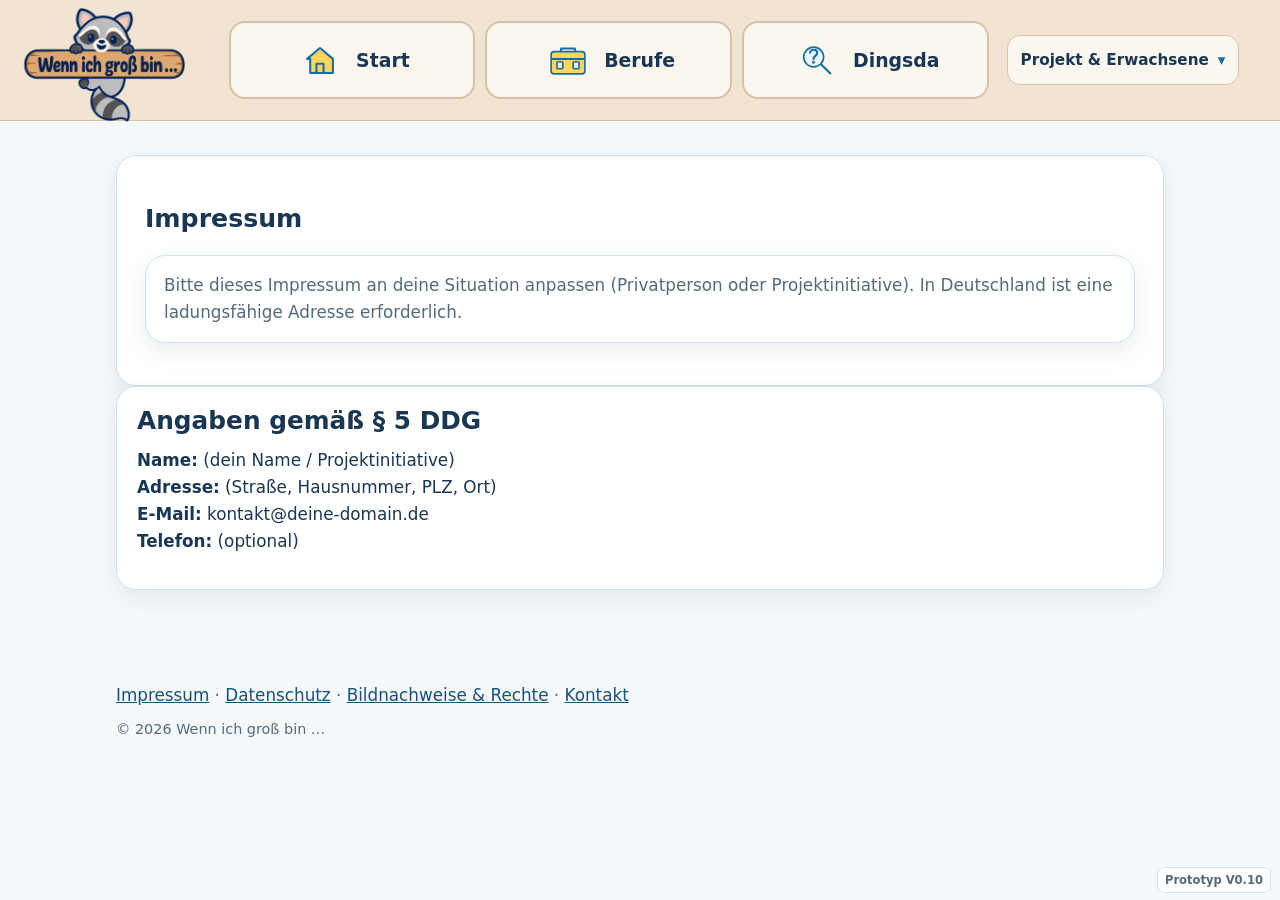
<file: wenn-ich-gross-bin-site/impressum.html>
<!doctype html>
<html lang="de">
<head>
  <meta charset="utf-8" />
  <meta name="viewport" content="width=device-width, initial-scale=1" />
  <title>Impressum – Wenn ich groß bin …</title>
  <meta name="description" content="Impressum." />
  <link rel="icon" href="favicon.svg" type="image/svg+xml" />
  <link rel="stylesheet" href="styles.css" />
</head>
<body>
<a class="skip-link" href="#content">Zum Inhalt springen</a>

<header class="site-header">
  <div class="header-inner">
    <a class="site-logo" href="index.html" aria-label="Wenn ich groß bin – zur Startseite">
      <img src="assets/logo-wenn-ich-gross-bin-waschbaer-v1.png" alt="Wenn ich groß bin …" />
    </a>
    <nav class="site-nav" aria-label="Hauptnavigation">
    <ul class="child-nav">
      <li><a href="index.html"><img src="assets/icon-start.svg" alt="" /><span>Start</span></a></li>
      <li><a href="interviews.html"><img src="assets/icon-berufe.svg" alt="" /><span>Berufe</span></a></li>
      <li><a href="komisches-ding.html"><img src="assets/icon-dingsda.svg" alt="" /><span>Dingsda</span></a></li>
    </ul>
    <details class="project-nav">
      <summary>Projekt &amp; Erwachsene</summary>
      <div class="project-links">
        <a href="fuer-eltern.html">Für Eltern</a>
        <a href="fuer-einladende.html">Für Schulen</a>
        <a href="ueber-das-projekt.html">Über das Projekt</a>
        <a href="kontakt.html">Kontakt</a>
      </div>
    </details>
    </nav>
  </div>
</header>

<main id="content">
<section class="hero">
  <h1>Impressum</h1>
  <p class="notice">
    Bitte dieses Impressum an deine Situation anpassen (Privatperson oder Projektinitiative).
    In Deutschland ist eine ladungsfähige Adresse erforderlich.
  </p>
</section>

<section class="card">
  <h2>Angaben gemäß § 5 DDG</h2>
  <p>
    <strong>Name:</strong> (dein Name / Projektinitiative)<br>
    <strong>Adresse:</strong> (Straße, Hausnummer, PLZ, Ort)<br>
    <strong>E-Mail:</strong> kontakt@deine-domain.de<br>
    <strong>Telefon:</strong> (optional)
  </p>
</section>
</main>

<footer class="footer">
  <div class="footer-links">
    <a href="impressum.html">Impressum</a> ·
    <a href="datenschutz.html">Datenschutz</a> ·
    <a href="bildnachweise-rechte.html">Bildnachweise &amp; Rechte</a> ·
    <a href="kontakt.html">Kontakt</a>
  </div>
  <p class="footer-rights">© 2026 Wenn ich groß bin …</p>
</footer>
</body>
</html>
</file>
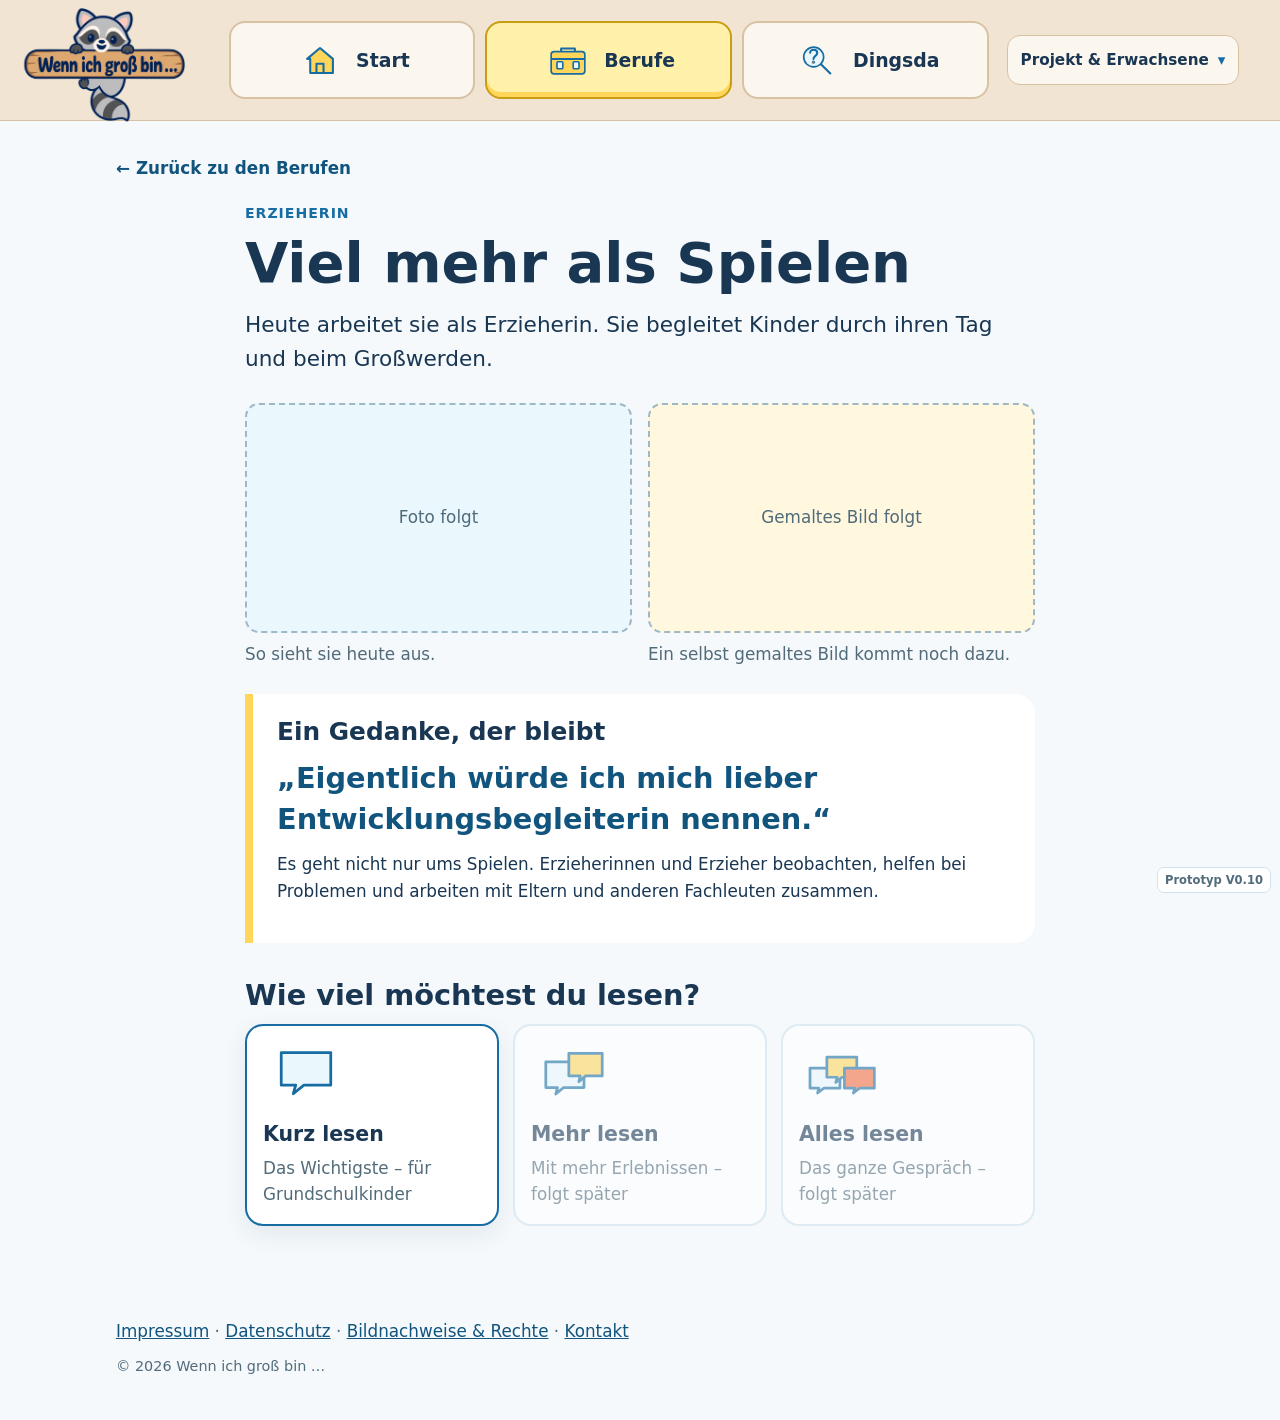
<file: wenn-ich-gross-bin-site/interview-erzieherin.html>
<!doctype html>
<html lang="de">
<head>
  <meta charset="utf-8" />
  <meta name="viewport" content="width=device-width, initial-scale=1" />
  <title>Erzieherin – Wenn ich groß bin …</title>
  <meta name="description" content="Einstieg in das Interview mit einer Erzieherin." />
  <link rel="icon" href="favicon.svg" type="image/svg+xml" />
  <link rel="stylesheet" href="styles.css" />
</head>
<body>
<a class="skip-link" href="#content">Zum Inhalt springen</a>
<header class="site-header">
  <div class="header-inner">
    <a class="site-logo" href="index.html" aria-label="Wenn ich groß bin – zur Startseite">
      <img src="assets/logo-wenn-ich-gross-bin-waschbaer-v1.png" alt="Wenn ich groß bin …" />
    </a>
    <nav class="site-nav" aria-label="Hauptnavigation">
    <ul class="child-nav">
      <li><a href="index.html"><img src="assets/icon-start.svg" alt="" /><span>Start</span></a></li>
      <li><a href="interviews.html" aria-current="page"><img src="assets/icon-berufe.svg" alt="" /><span>Berufe</span></a></li>
      <li><a href="komisches-ding.html"><img src="assets/icon-dingsda.svg" alt="" /><span>Dingsda</span></a></li>
    </ul>
    <details class="project-nav">
      <summary>Projekt &amp; Erwachsene</summary>
      <div class="project-links">
        <a href="fuer-eltern.html">Für Eltern</a>
        <a href="fuer-einladende.html">Für Schulen</a>
        <a href="ueber-das-projekt.html">Über das Projekt</a>
        <a href="kontakt.html">Kontakt</a>
      </div>
    </details>
    </nav>
  </div>
</header>
<main id="content">
  <p class="back-link"><a href="interviews.html">← Zurück zu den Berufen</a></p>
  <article class="interview-intro">
    <header class="interview-heading">
      <p class="eyebrow">Erzieherin</p>
      <h1>Viel mehr als Spielen</h1>
      <p class="lead">Heute arbeitet sie als Erzieherin. Sie begleitet Kinder durch ihren Tag und beim Großwerden.</p>
    </header>

    <div class="portrait-placeholders">
      <figure><div class="portrait-placeholder">Foto folgt</div><figcaption>So sieht sie heute aus.</figcaption></figure>
      <figure><div class="portrait-placeholder drawing">Gemaltes Bild folgt</div><figcaption>Ein selbst gemaltes Bild kommt noch dazu.</figcaption></figure>
    </div>

    <section class="quiet-block">
      <h2>Ein Gedanke, der bleibt</h2>
      <blockquote>„Eigentlich würde ich mich lieber Entwicklungsbegleiterin nennen.“</blockquote>
      <p>Es geht nicht nur ums Spielen. Erzieherinnen und Erzieher beobachten, helfen bei Problemen und arbeiten mit Eltern und anderen Fachleuten zusammen.</p>
    </section>

    <section class="amount-section" aria-labelledby="amount-title">
      <h2 id="amount-title">Wie viel möchtest du lesen?</h2>
      <div class="amount-grid">
        <a class="amount-card" href="interview-erzieherin-grundschule.html"><img src="assets/icon-kurz-lesen.svg" alt="" /><strong>Kurz lesen</strong><span>Das Wichtigste – für Grundschulkinder</span></a>
        <div class="amount-card unavailable" aria-disabled="true"><img src="assets/icon-mehr-lesen.svg" alt="" /><strong>Mehr lesen</strong><span>Mit mehr Erlebnissen – folgt später</span></div>
        <div class="amount-card unavailable" aria-disabled="true"><img src="assets/icon-alles-lesen.svg" alt="" /><strong>Alles lesen</strong><span>Das ganze Gespräch – folgt später</span></div>
      </div>
    </section>
  </article>
</main>
<footer class="footer">
  <div class="footer-links"><a href="impressum.html">Impressum</a> · <a href="datenschutz.html">Datenschutz</a> · <a href="bildnachweise-rechte.html">Bildnachweise &amp; Rechte</a> · <a href="kontakt.html">Kontakt</a></div>
  <p class="footer-rights">© 2026 Wenn ich groß bin …</p>
</footer>
</body>
</html>
</file>
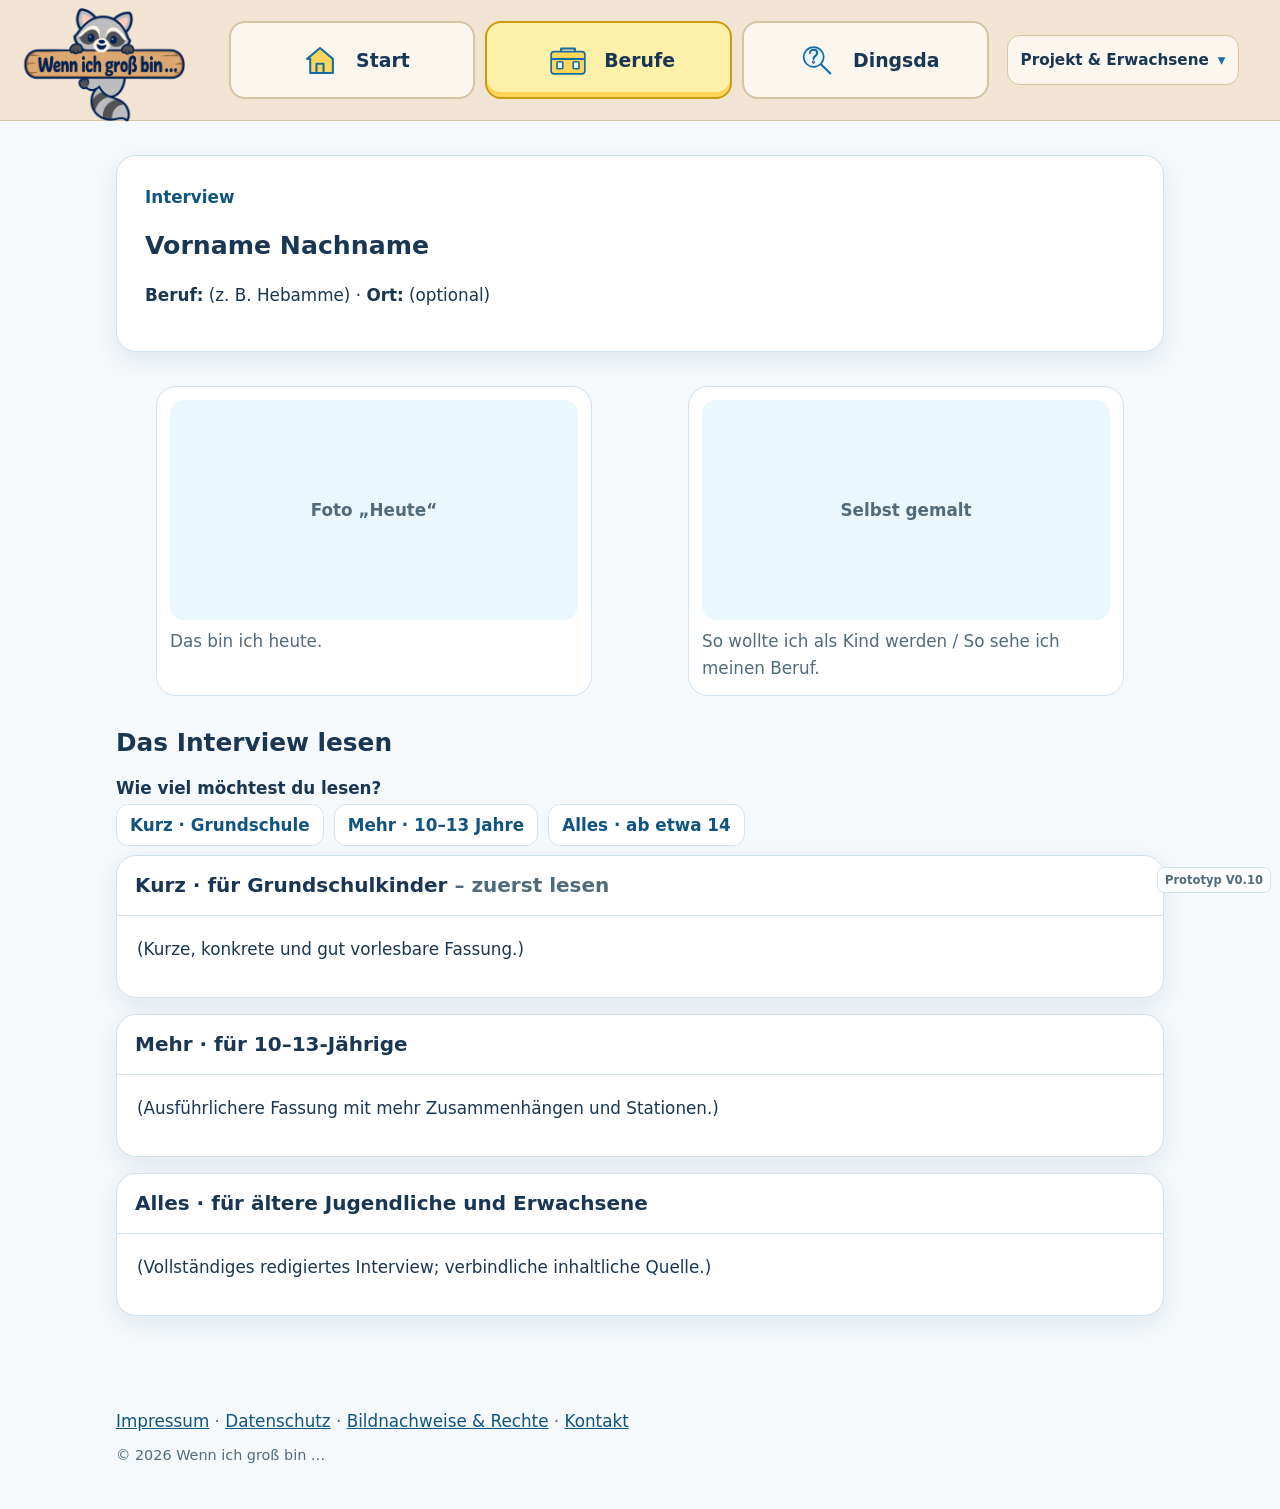
<file: wenn-ich-gross-bin-site/interview-template.html>
<!doctype html>
<html lang="de">
<head>
  <meta charset="utf-8" />
  <meta name="viewport" content="width=device-width, initial-scale=1" />
  <title>Interview – Wenn ich groß bin …</title>
  <meta name="description" content="Interview-Vorlage." />
  <link rel="icon" href="favicon.svg" type="image/svg+xml" />
  <link rel="stylesheet" href="styles.css" />
</head>
<body>
<a class="skip-link" href="#content">Zum Inhalt springen</a>

<header class="site-header">
  <div class="header-inner">
    <a class="site-logo" href="index.html" aria-label="Wenn ich groß bin – zur Startseite">
      <img src="assets/logo-wenn-ich-gross-bin-waschbaer-v1.png" alt="Wenn ich groß bin …" />
    </a>
    <nav class="site-nav" aria-label="Hauptnavigation">
    <ul class="child-nav">
      <li><a href="index.html"><img src="assets/icon-start.svg" alt="" /><span>Start</span></a></li>
      <li><a href="interviews.html" aria-current="page"><img src="assets/icon-berufe.svg" alt="" /><span>Berufe</span></a></li>
      <li><a href="komisches-ding.html"><img src="assets/icon-dingsda.svg" alt="" /><span>Dingsda</span></a></li>
    </ul>
    <details class="project-nav">
      <summary>Projekt &amp; Erwachsene</summary>
      <div class="project-links">
        <a href="fuer-eltern.html">Für Eltern</a>
        <a href="fuer-einladende.html">Für Schulen</a>
        <a href="ueber-das-projekt.html">Über das Projekt</a>
        <a href="kontakt.html">Kontakt</a>
      </div>
    </details>
    </nav>
  </div>
</header>

<main id="content">
<!-- Vorlage: Datei kopieren, alle Platzhalter ersetzen und danach in interviews.html verlinken. -->
<section class="hero">
  <p class="kicker">Interview</p>
  <h1>Vorname Nachname</h1>
  <p><strong>Beruf:</strong> (z. B. Hebamme) · <strong>Ort:</strong> (optional)</p>
</section>

<div class="grid">
  <section class="span-12">
    <div class="two-images">
      <figure class="figure"><div class="img">Foto „Heute“</div><figcaption class="caption">Das bin ich heute.</figcaption></figure>
      <figure class="figure"><div class="img">Selbst gemalt</div><figcaption class="caption">So wollte ich als Kind werden / So sehe ich meinen Beruf.</figcaption></figure>
    </div>
  </section>
  <section class="span-12" aria-labelledby="lesefassungen">
    <h2 id="lesefassungen">Das Interview lesen</h2>
    <nav class="reading-guide" aria-label="Lesefassung auswählen">
      <strong>Wie viel möchtest du lesen?</strong>
      <ul>
        <li><a href="#kurz">Kurz · Grundschule</a></li>
        <li><a href="#mittel">Mehr · 10–13 Jahre</a></li>
        <li><a href="#vollstaendig">Alles · ab etwa 14</a></li>
      </ul>
    </nav>

    <!-- Zuerst die vollständige Fassung pflegen, dann die beiden kürzeren daraus ableiten. -->
    <section class="reading-version" id="kurz">
      <h3>Kurz · für Grundschulkinder <span class="reading-meta">– zuerst lesen</span></h3>
      <div class="reading-content"><p>(Kurze, konkrete und gut vorlesbare Fassung.)</p></div>
    </section>
    <section class="reading-version" id="mittel">
      <h3>Mehr · für 10–13-Jährige</h3>
      <div class="reading-content"><p>(Ausführlichere Fassung mit mehr Zusammenhängen und Stationen.)</p></div>
    </section>
    <section class="reading-version" id="vollstaendig">
      <h3>Alles · für ältere Jugendliche und Erwachsene</h3>
      <div class="reading-content"><p>(Vollständiges redigiertes Interview; verbindliche inhaltliche Quelle.)</p></div>
    </section>
  </section>
</div>
</main>

<footer class="footer">
  <div class="footer-links">
    <a href="impressum.html">Impressum</a> ·
    <a href="datenschutz.html">Datenschutz</a> ·
    <a href="bildnachweise-rechte.html">Bildnachweise &amp; Rechte</a> ·
    <a href="kontakt.html">Kontakt</a>
  </div>
  <p class="footer-rights">© 2026 Wenn ich groß bin …</p>
</footer>
</body>
</html>
</file>
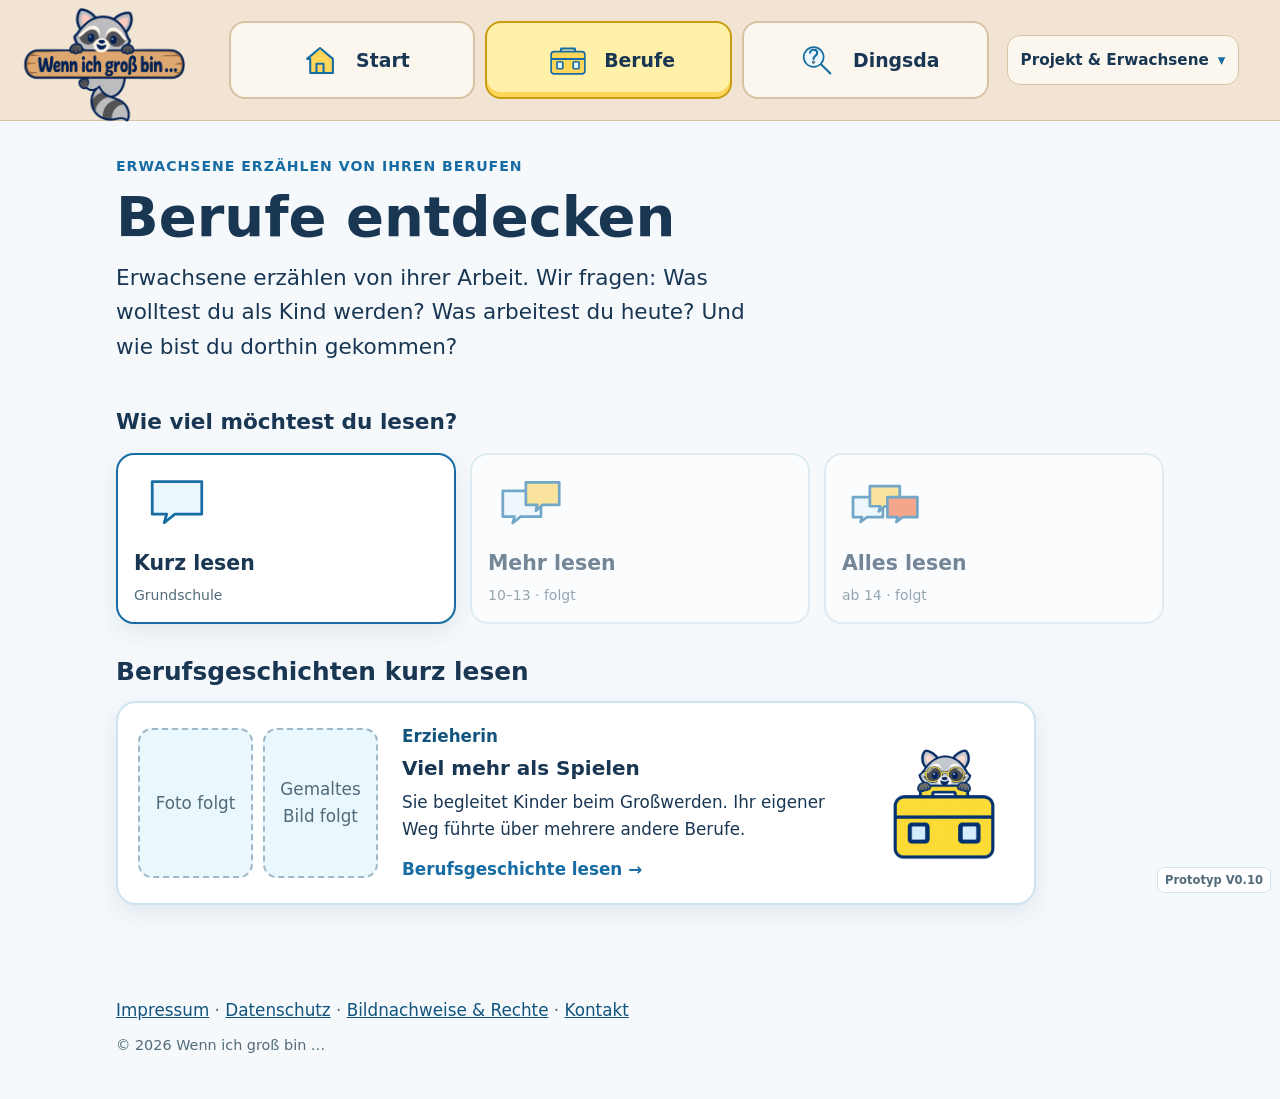
<file: wenn-ich-gross-bin-site/interviews.html>
<!doctype html>
<html lang="de">
<head>
  <meta charset="utf-8" />
  <meta name="viewport" content="width=device-width, initial-scale=1" />
  <title>Berufe entdecken – Wenn ich groß bin …</title>
  <meta name="description" content="Echte Interviews über Berufe und Lebenswege." />
  <link rel="icon" href="favicon.svg" type="image/svg+xml" />
  <link rel="stylesheet" href="styles.css" />
</head>
<body>
<a class="skip-link" href="#content">Zum Inhalt springen</a>
<header class="site-header">
  <div class="header-inner">
    <a class="site-logo" href="index.html" aria-label="Wenn ich groß bin – zur Startseite">
      <img src="assets/logo-wenn-ich-gross-bin-waschbaer-v1.png" alt="Wenn ich groß bin …" />
    </a>
    <nav class="site-nav" aria-label="Hauptnavigation">
    <ul class="child-nav">
      <li><a href="index.html"><img src="assets/icon-start.svg" alt="" /><span>Start</span></a></li>
      <li><a href="interviews.html" aria-current="page"><img src="assets/icon-berufe.svg" alt="" /><span>Berufe</span></a></li>
      <li><a href="komisches-ding.html"><img src="assets/icon-dingsda.svg" alt="" /><span>Dingsda</span></a></li>
    </ul>
    <details class="project-nav">
      <summary>Projekt &amp; Erwachsene</summary>
      <div class="project-links">
        <a href="fuer-eltern.html">Für Eltern</a>
        <a href="fuer-einladende.html">Für Schulen</a>
        <a href="ueber-das-projekt.html">Über das Projekt</a>
        <a href="kontakt.html">Kontakt</a>
      </div>
    </details>
    </nav>
  </div>
</header>
<main id="content">
  <section class="page-intro page-intro-with-image">
    <div><p class="eyebrow">Erwachsene erzählen von ihren Berufen</p>
    <h1>Berufe entdecken</h1>
    <p class="lead">Erwachsene erzählen von ihrer Arbeit. Wir fragen: Was wolltest du als Kind werden? Was arbeitest du heute? Und wie bist du dorthin gekommen?</p></div>
    <img src="assets/wenn-ich-gross-bin-waschbaer-v4.webp" alt="Ein Kind und ein Erwachsener sprechen über Zukunft und Berufe; ein kleiner Waschbär sitzt auf der Schulter des Erwachsenen" />
  </section>

  <nav class="reading-filter" aria-label="Textmenge auswählen">
    <p>Wie viel möchtest du lesen?</p>
    <div>
      <a class="reading-choice is-current" href="#kurz"><img src="assets/icon-kurz-lesen.svg" alt="" /><strong>Kurz lesen</strong><small>Grundschule</small></a>
      <span class="reading-choice is-disabled" aria-disabled="true"><img src="assets/icon-mehr-lesen.svg" alt="" /><strong>Mehr lesen</strong><small>10–13 · folgt</small></span>
      <span class="reading-choice is-disabled" aria-disabled="true"><img src="assets/icon-alles-lesen.svg" alt="" /><strong>Alles lesen</strong><small>ab 14 · folgt</small></span>
    </div>
  </nav>

  <section id="kurz" aria-labelledby="kurz-title">
    <h2 id="kurz-title" class="section-title">Berufsgeschichten kurz lesen</h2>
    <a class="interview-preview" href="interview-erzieherin-grundschule.html">
      <div class="preview-images" aria-hidden="true"><span>Foto folgt</span><span>Gemaltes Bild folgt</span></div>
      <div>
        <p class="kicker">Erzieherin</p>
        <h3>Viel mehr als Spielen</h3>
        <p>Sie begleitet Kinder beim Großwerden. Ihr eigener Weg führte über mehrere andere Berufe.</p>
        <strong class="card-action">Berufsgeschichte lesen <span aria-hidden="true">→</span></strong>
      </div>
      <img class="interview-preview-symbol" src="assets/waschbaer-interview-lesen-v1.png" alt="" />
    </a>
  </section>
</main>
<footer class="footer">
  <div class="footer-links"><a href="impressum.html">Impressum</a> · <a href="datenschutz.html">Datenschutz</a> · <a href="bildnachweise-rechte.html">Bildnachweise &amp; Rechte</a> · <a href="kontakt.html">Kontakt</a></div>
  <p class="footer-rights">© 2026 Wenn ich groß bin …</p>
</footer>
</body>
</html>
</file>
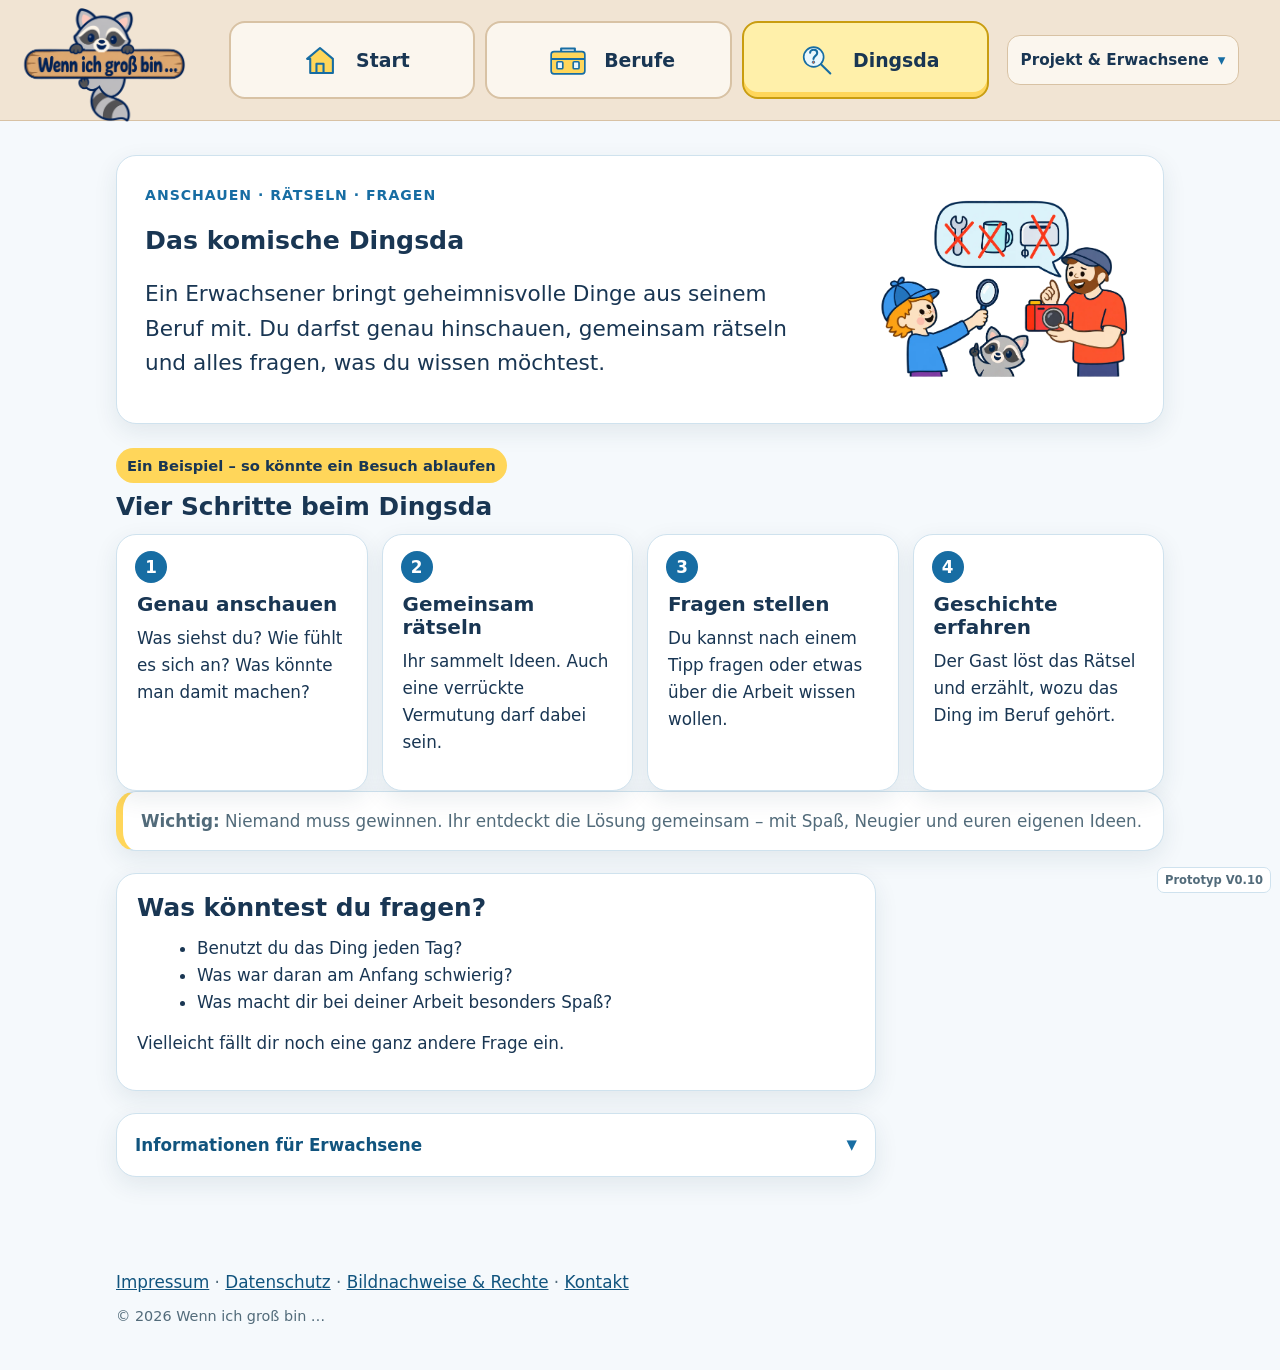
<file: wenn-ich-gross-bin-site/komisches-ding.html>
<!doctype html>
<html lang="de">
<head>
  <meta charset="utf-8" />
  <meta name="viewport" content="width=device-width, initial-scale=1" />
  <title>Das komische Ding – Wenn ich groß bin …</title>
  <meta name="description" content="Ein Ratespiel-Besuch: Erwachsene bringen Gegenstände mit, Kinder raten, fragen und entdecken Berufe." />
  <link rel="icon" href="favicon.svg" type="image/svg+xml" />
  <link rel="stylesheet" href="styles.css" />
</head>
<body>
<a class="skip-link" href="#content">Zum Inhalt springen</a>

<header class="site-header">
  <div class="header-inner">
    <a class="site-logo" href="index.html" aria-label="Wenn ich groß bin – zur Startseite">
      <img src="assets/logo-wenn-ich-gross-bin-waschbaer-v1.png" alt="Wenn ich groß bin …" />
    </a>
    <nav class="site-nav" aria-label="Hauptnavigation">
    <ul class="child-nav">
      <li><a href="index.html"><img src="assets/icon-start.svg" alt="" /><span>Start</span></a></li>
      <li><a href="interviews.html"><img src="assets/icon-berufe.svg" alt="" /><span>Berufe</span></a></li>
      <li><a href="komisches-ding.html" aria-current="page"><img src="assets/icon-dingsda.svg" alt="" /><span>Dingsda</span></a></li>
    </ul>
    <details class="project-nav">
      <summary>Projekt &amp; Erwachsene</summary>
      <div class="project-links">
        <a href="fuer-eltern.html">Für Eltern</a>
        <a href="fuer-einladende.html">Für Schulen</a>
        <a href="ueber-das-projekt.html">Über das Projekt</a>
        <a href="kontakt.html">Kontakt</a>
      </div>
    </details>
    </nav>
  </div>
</header>

<main id="content">
<section class="hero dingsda-intro">
  <div>
    <p class="eyebrow">Anschauen · rätseln · fragen</p>
    <h1>Das komische Dingsda</h1>
    <p class="lead">Ein Erwachsener bringt geheimnisvolle Dinge aus seinem Beruf mit. Du darfst genau hinschauen, gemeinsam rätseln und alles fragen, was du wissen möchtest.</p>
  </div>
  <img src="assets/komisches-dingsda-waschbaer-v3.webp" alt="Ein Kind untersucht mit einer Lupe die Gegenstände eines Erwachsenen; ein kleiner Waschbär rätselt mit" />
</section>

<section class="dingsda-example" aria-labelledby="example-title">
  <p class="example-label">Ein Beispiel – so könnte ein Besuch ablaufen</p>
  <h2 id="example-title">Vier Schritte beim Dingsda</h2>
  <div class="dingsda-steps">
    <article class="card"><span aria-hidden="true">1</span><h3>Genau anschauen</h3><p>Was siehst du? Wie fühlt es sich an? Was könnte man damit machen?</p></article>
    <article class="card"><span aria-hidden="true">2</span><h3>Gemeinsam rätseln</h3><p>Ihr sammelt Ideen. Auch eine verrückte Vermutung darf dabei sein.</p></article>
    <article class="card"><span aria-hidden="true">3</span><h3>Fragen stellen</h3><p>Du kannst nach einem Tipp fragen oder etwas über die Arbeit wissen wollen.</p></article>
    <article class="card"><span aria-hidden="true">4</span><h3>Geschichte erfahren</h3><p>Der Gast löst das Rätsel und erzählt, wozu das Ding im Beruf gehört.</p></article>
  </div>
  <p class="notice promise"><strong>Wichtig:</strong> Niemand muss gewinnen. Ihr entdeckt die Lösung gemeinsam – mit Spaß, Neugier und euren eigenen Ideen.</p>
</section>

<section class="card dingsda-questions" aria-labelledby="questions-title">
  <h2 id="questions-title">Was könntest du fragen?</h2>
  <ul>
    <li>Benutzt du das Ding jeden Tag?</li>
    <li>Was war daran am Anfang schwierig?</li>
    <li>Was macht dir bei deiner Arbeit besonders Spaß?</li>
  </ul>
  <p>Vielleicht fällt dir noch eine ganz andere Frage ein.</p>
</section>

<details class="card adult-info">
  <summary>Informationen für Erwachsene</summary>
  <div class="adult-info-body">
    <p>Ein Besuch dauert meistens 60–90 Minuten und eignet sich für Grundschulgruppen. Ein Erwachsener bringt zwei oder drei ungefährliche Gegenstände mit, die eine Geschichte aus dem Berufsalltag erzählen.</p>
    <p>Benötigt werden ein Raum, eine Ansprechperson vor Ort und etwas Zeit für die Terminabstimmung. Technik ist meistens nicht erforderlich.</p>
    <p><a class="btn" href="kontakt.html">Termin anfragen</a></p>
  </div>
</details>
</main>

<footer class="footer">
  <div class="footer-links">
    <a href="impressum.html">Impressum</a> ·
    <a href="datenschutz.html">Datenschutz</a> ·
    <a href="bildnachweise-rechte.html">Bildnachweise &amp; Rechte</a> ·
    <a href="kontakt.html">Kontakt</a>
  </div>
  <p class="footer-rights">© 2026 Wenn ich groß bin …</p>
</footer>
</body>
</html>
</file>
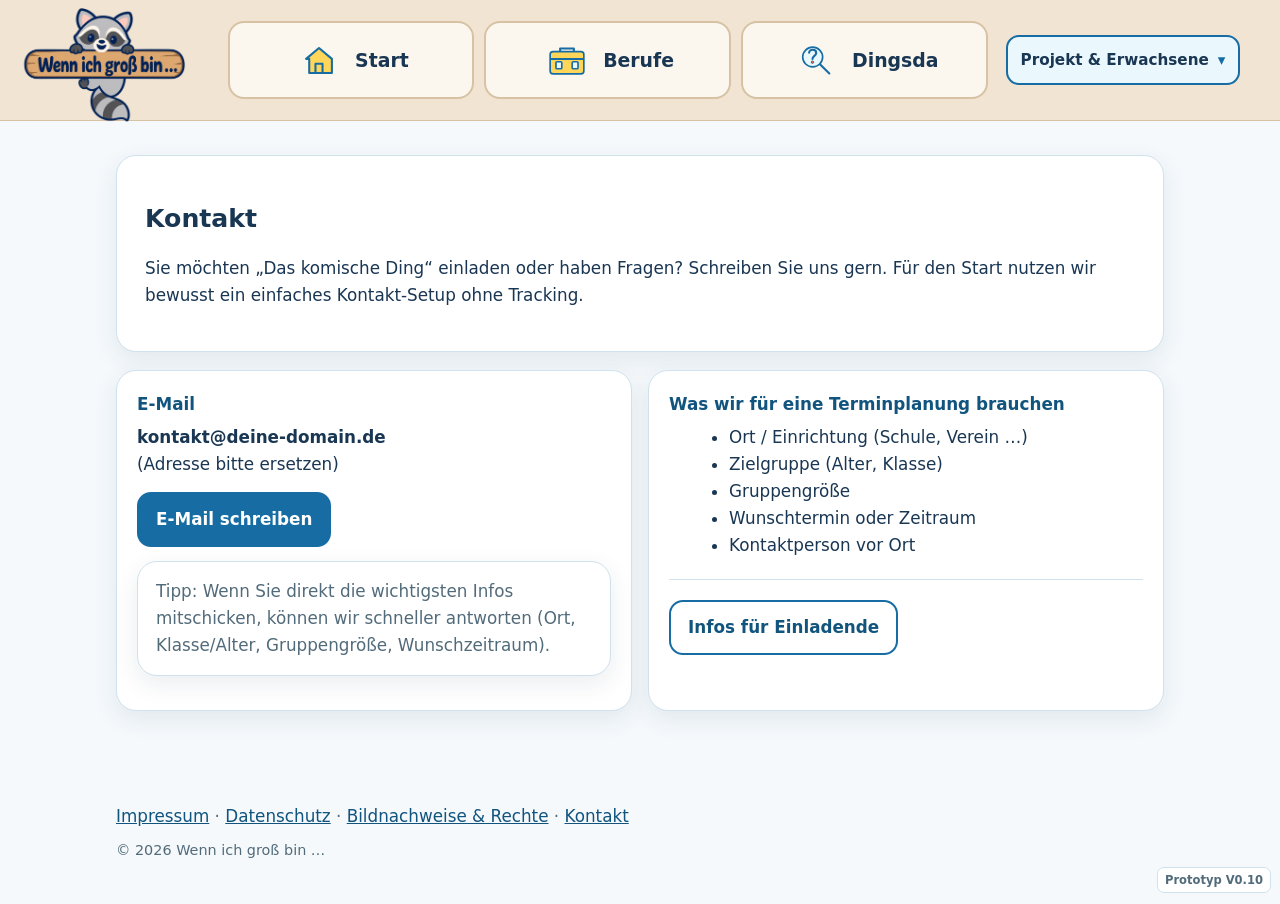
<file: wenn-ich-gross-bin-site/kontakt.html>
<!doctype html>
<html lang="de">
<head>
  <meta charset="utf-8" />
  <meta name="viewport" content="width=device-width, initial-scale=1" />
  <title>Kontakt – Wenn ich groß bin …</title>
  <meta name="description" content="Kontakt und Termin-Anfrage." />
  <link rel="icon" href="favicon.svg" type="image/svg+xml" />
  <link rel="stylesheet" href="styles.css" />
</head>
<body>
<a class="skip-link" href="#content">Zum Inhalt springen</a>

<header class="site-header">
  <div class="header-inner">
    <a class="site-logo" href="index.html" aria-label="Wenn ich groß bin – zur Startseite">
      <img src="assets/logo-wenn-ich-gross-bin-waschbaer-v1.png" alt="Wenn ich groß bin …" />
    </a>
    <nav class="site-nav" aria-label="Hauptnavigation">
    <ul class="child-nav">
      <li><a href="index.html"><img src="assets/icon-start.svg" alt="" /><span>Start</span></a></li>
      <li><a href="interviews.html"><img src="assets/icon-berufe.svg" alt="" /><span>Berufe</span></a></li>
      <li><a href="komisches-ding.html"><img src="assets/icon-dingsda.svg" alt="" /><span>Dingsda</span></a></li>
    </ul>
    <details class="project-nav has-current">
      <summary>Projekt &amp; Erwachsene</summary>
      <div class="project-links">
        <a href="fuer-eltern.html">Für Eltern</a>
        <a href="fuer-einladende.html">Für Schulen</a>
        <a href="ueber-das-projekt.html">Über das Projekt</a>
        <a href="kontakt.html" aria-current="page">Kontakt</a>
      </div>
    </details>
    </nav>
  </div>
</header>

<main id="content">
<section class="hero">
  <h1>Kontakt</h1>
  <p>
    Sie möchten „Das komische Ding“ einladen oder haben Fragen?
    Schreiben Sie uns gern. Für den Start nutzen wir bewusst ein einfaches Kontakt-Setup ohne Tracking.
  </p>
</section>

<div class="grid">
  <section class="card span-6">
    <p class="kicker">E-Mail</p>
    <p>
      <strong>kontakt@deine-domain.de</strong><br>
      (Adresse bitte ersetzen)
    </p>
    <p>
      <a class="btn" href="mailto:kontakt@deine-domain.de?subject=Anfrage%20%E2%80%9EDas%20komische%20Ding%E2%80%9C&body=Hallo%2C%0A%0Aich%20m%C3%B6chte%20%E2%80%9EDas%20komische%20Ding%E2%80%9C%20anfragen.%0A%0AOrt%2FEinrichtung%3A%20%0AKontaktperson%3A%20%0AZielgruppe%20(Alter%2FKlasse)%3A%20%0AGruppengr%C3%B6%C3%9Fe%3A%20%0AWunschtermin%2FZeitraum%3A%20%0ABesondere%20Hinweise%3A%20%0A%0AVielen%20Dank%20und%20freundliche%20Gr%C3%BC%C3%9Fe">E-Mail schreiben</a>
    </p>
    <p class="notice">
      Tipp: Wenn Sie direkt die wichtigsten Infos mitschicken, können wir schneller antworten
      (Ort, Klasse/Alter, Gruppengröße, Wunschzeitraum).
    </p>
  </section>

  <section class="card span-6">
    <p class="kicker">Was wir für eine Terminplanung brauchen</p>
    <ul>
      <li>Ort / Einrichtung (Schule, Verein …)</li>
      <li>Zielgruppe (Alter, Klasse)</li>
      <li>Gruppengröße</li>
      <li>Wunschtermin oder Zeitraum</li>
      <li>Kontaktperson vor Ort</li>
    </ul>
    <div class="hr"></div>
    <p>
      <a class="btn secondary" href="fuer-einladende.html">Infos für Einladende</a>
    </p>
  </section>
</div>
</main>

<footer class="footer">
  <div class="footer-links">
    <a href="impressum.html">Impressum</a> ·
    <a href="datenschutz.html">Datenschutz</a> ·
    <a href="bildnachweise-rechte.html">Bildnachweise &amp; Rechte</a> ·
    <a href="kontakt.html">Kontakt</a>
  </div>
  <p class="footer-rights">© 2026 Wenn ich groß bin …</p>
</footer>
</body>
</html>
</file>
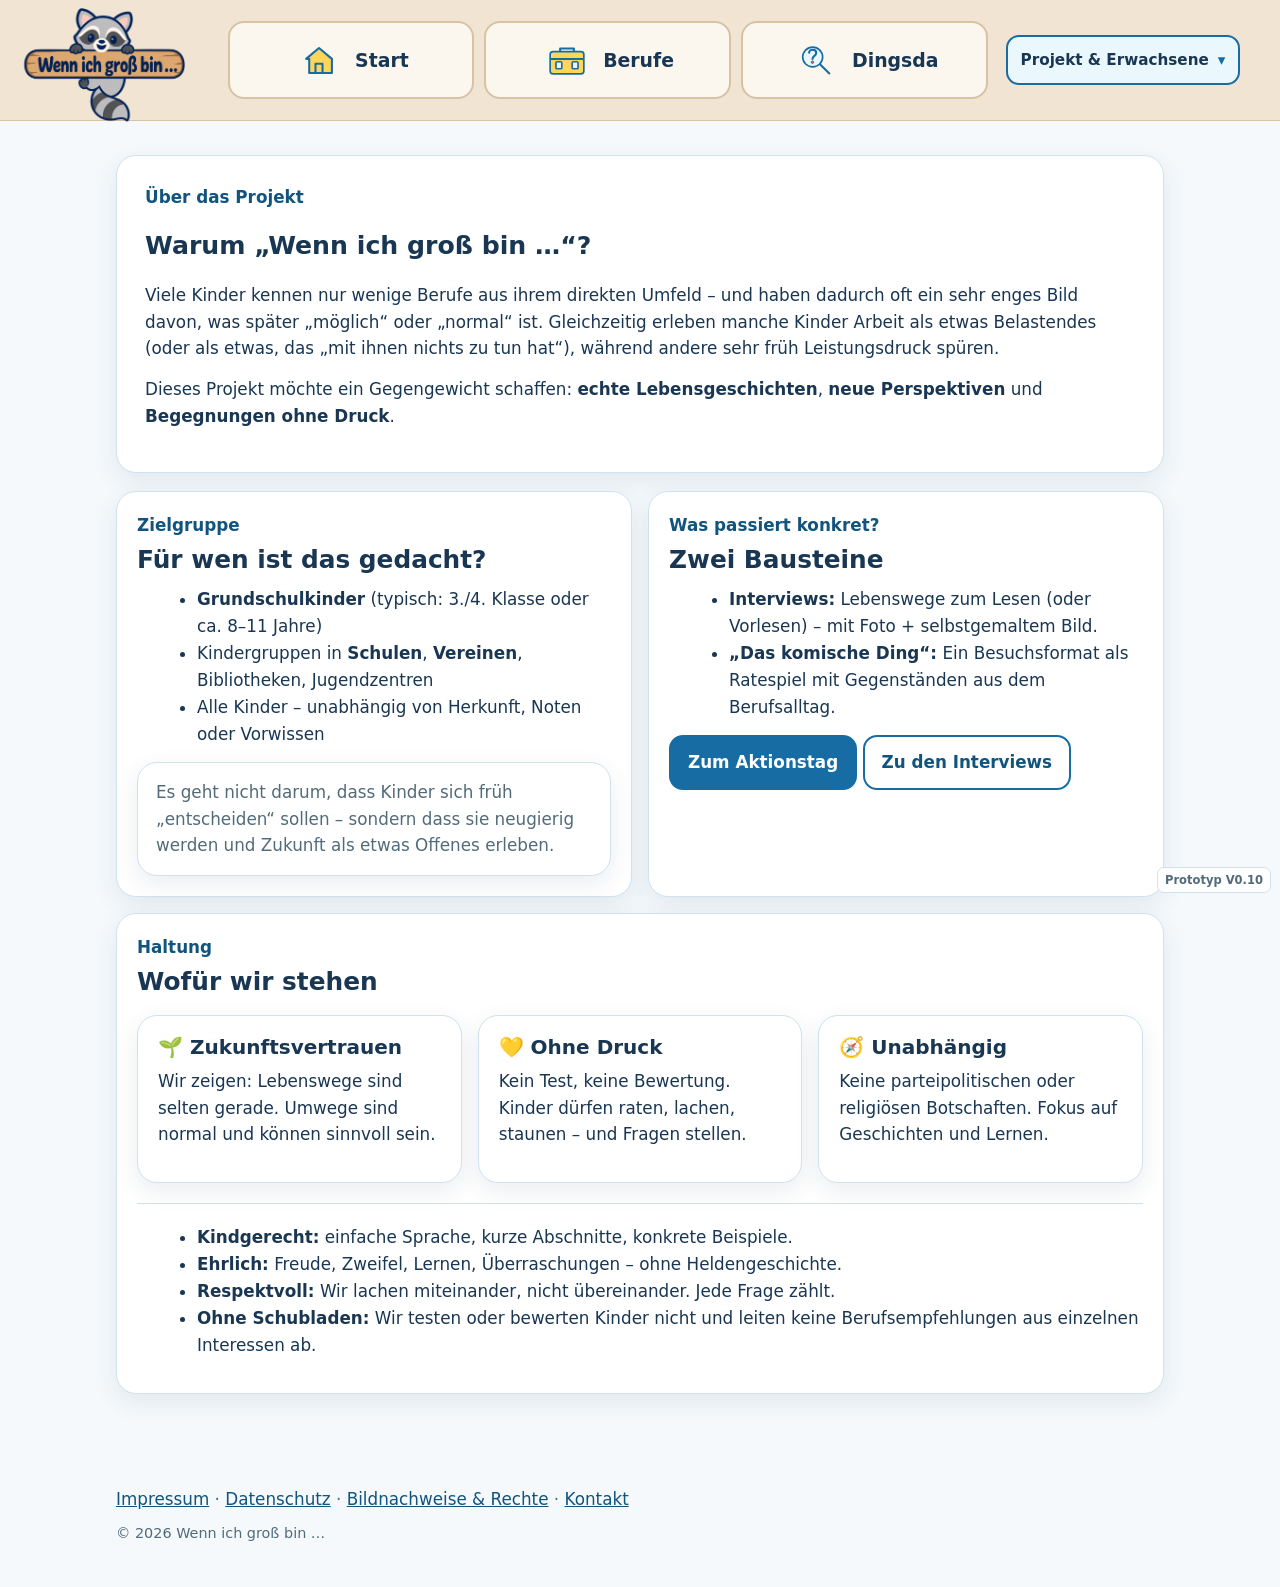
<file: wenn-ich-gross-bin-site/ueber-das-projekt.html>
<!doctype html>
<html lang="de">
<head>
  <meta charset="utf-8" />
  <meta name="viewport" content="width=device-width, initial-scale=1" />
  <title>Über das Projekt – Wenn ich groß bin …</title>
  <meta name="description" content="Über das Projekt." />
  <link rel="icon" href="favicon.svg" type="image/svg+xml" />
  <link rel="stylesheet" href="styles.css" />
</head>
<body>
<a class="skip-link" href="#content">Zum Inhalt springen</a>

<header class="site-header">
  <div class="header-inner">
    <a class="site-logo" href="index.html" aria-label="Wenn ich groß bin – zur Startseite">
      <img src="assets/logo-wenn-ich-gross-bin-waschbaer-v1.png" alt="Wenn ich groß bin …" />
    </a>
    <nav class="site-nav" aria-label="Hauptnavigation">
    <ul class="child-nav">
      <li><a href="index.html"><img src="assets/icon-start.svg" alt="" /><span>Start</span></a></li>
      <li><a href="interviews.html"><img src="assets/icon-berufe.svg" alt="" /><span>Berufe</span></a></li>
      <li><a href="komisches-ding.html"><img src="assets/icon-dingsda.svg" alt="" /><span>Dingsda</span></a></li>
    </ul>
    <details class="project-nav has-current">
      <summary>Projekt &amp; Erwachsene</summary>
      <div class="project-links">
        <a href="fuer-eltern.html">Für Eltern</a>
        <a href="fuer-einladende.html">Für Schulen</a>
        <a href="ueber-das-projekt.html" aria-current="page">Über das Projekt</a>
        <a href="kontakt.html">Kontakt</a>
      </div>
    </details>
    </nav>
  </div>
</header>

<main id="content">
<section class="hero">
  <p class="kicker">Über das Projekt</p>
  <h1>Warum „Wenn ich groß bin …“?</h1>
  <p>
    Viele Kinder kennen nur wenige Berufe aus ihrem direkten Umfeld – und haben dadurch oft ein sehr
    enges Bild davon, was später „möglich“ oder „normal“ ist. Gleichzeitig erleben manche Kinder Arbeit
    als etwas Belastendes (oder als etwas, das „mit ihnen nichts zu tun hat“), während andere sehr früh
    Leistungsdruck spüren.
  </p>
  <p>
    Dieses Projekt möchte ein Gegengewicht schaffen: <strong>echte Lebensgeschichten</strong>,
    <strong>neue Perspektiven</strong> und <strong>Begegnungen ohne Druck</strong>.
  </p>
</section>

<div class="grid">
  <section class="card span-6" aria-label="Zielgruppe">
    <p class="kicker">Zielgruppe</p>
    <h2>Für wen ist das gedacht?</h2>
    <ul>
      <li><strong>Grundschulkinder</strong> (typisch: 3./4. Klasse oder ca. 8–11 Jahre)</li>
      <li>Kindergruppen in <strong>Schulen</strong>, <strong>Vereinen</strong>, Bibliotheken, Jugendzentren</li>
      <li>Alle Kinder – unabhängig von Herkunft, Noten oder Vorwissen</li>
    </ul>
    <div class="notice">
      Es geht nicht darum, dass Kinder sich früh „entscheiden“ sollen – sondern dass sie neugierig werden
      und Zukunft als etwas Offenes erleben.
    </div>
  </section>

  <section class="card span-6" aria-label="Was wir machen">
    <p class="kicker">Was passiert konkret?</p>
    <h2>Zwei Bausteine</h2>
    <ul>
      <li><strong>Interviews:</strong> Lebenswege zum Lesen (oder Vorlesen) – mit Foto + selbstgemaltem Bild.</li>
      <li><strong>„Das komische Ding“:</strong> Ein Besuchsformat als Ratespiel mit Gegenständen aus dem Berufsalltag.</li>
    </ul>
    <p>
      <a class="btn" href="komisches-ding.html">Zum Aktionstag</a>
      <a class="btn secondary" href="interviews.html">Zu den Interviews</a>
    </p>
  </section>

  <section class="card span-12" aria-label="Haltung">
    <p class="kicker">Haltung</p>
    <h2>Wofür wir stehen</h2>
    <div class="grid">
      <div class="card span-4">
        <h3>🌱 Zukunftsvertrauen</h3>
        <p>Wir zeigen: Lebenswege sind selten gerade. Umwege sind normal und können sinnvoll sein.</p>
      </div>
      <div class="card span-4">
        <h3>💛 Ohne Druck</h3>
        <p>Kein Test, keine Bewertung. Kinder dürfen raten, lachen, staunen – und Fragen stellen.</p>
      </div>
      <div class="card span-4">
        <h3>🧭 Unabhängig</h3>
        <p>Keine parteipolitischen oder religiösen Botschaften. Fokus auf Geschichten und Lernen.</p>
      </div>
    </div>

    <div class="hr"></div>

    <ul>
      <li><strong>Kindgerecht:</strong> einfache Sprache, kurze Abschnitte, konkrete Beispiele.</li>
      <li><strong>Ehrlich:</strong> Freude, Zweifel, Lernen, Überraschungen – ohne Heldengeschichte.</li>
      <li><strong>Respektvoll:</strong> Wir lachen miteinander, nicht übereinander. Jede Frage zählt.</li>
      <li><strong>Ohne Schubladen:</strong> Wir testen oder bewerten Kinder nicht und leiten keine Berufsempfehlungen aus einzelnen Interessen ab.</li>
    </ul>
  </section>
</div>
</main>

<footer class="footer">
  <div class="footer-links">
    <a href="impressum.html">Impressum</a> ·
    <a href="datenschutz.html">Datenschutz</a> ·
    <a href="bildnachweise-rechte.html">Bildnachweise &amp; Rechte</a> ·
    <a href="kontakt.html">Kontakt</a>
  </div>
  <p class="footer-rights">© 2026 Wenn ich groß bin …</p>
</footer>
</body>
</html>
</file>
<file: wenn-ich-gross-bin-site/styles.css>
:root {
  --bg: #f5f9fc;
  --surface: #fff;
  --text: #193653;
  --muted: #526b7a;
  --line: #cfe2ee;
  --blue: #176da3;
  --blue-dark: #11547e;
  --blue-soft: #eaf7fd;
  --yellow: #ffd65a;
  --sand: #f1e4d2;
  --cream: #fbf6ee;
  --sand-line: #d8c2a4;
  --radius: 20px;
  --shadow: 0 8px 24px rgba(25, 54, 83, .09);
  --max: 1080px;
}

* { box-sizing: border-box; }
html { scroll-behavior: smooth; }
html, body { margin: 0; padding: 0; }
body { background: var(--bg); color: var(--text); font-family: system-ui, -apple-system, "Segoe UI", Roboto, Helvetica, Arial, sans-serif; font-size: 1.05rem; line-height: 1.6; }
a { color: var(--blue-dark); text-decoration: none; }
a:hover { text-decoration: underline; }
a:focus-visible, summary:focus-visible { outline: 4px solid var(--yellow); outline-offset: 3px; }
img { max-width: 100%; }
h1, h2, h3 { line-height: 1.15; }
h2 { margin: 0 0 12px; font-size: 1.55rem; }
h3 { margin: 0 0 9px; font-size: 1.25rem; }
p { margin: 0 0 14px; }
ul { margin: 0 0 14px 20px; }

.skip-link { position: absolute; left: -9999px; }
.skip-link:focus { left: 16px; top: 12px; z-index: 5000; padding: 12px 16px; border-radius: 12px; background: var(--surface); box-shadow: var(--shadow); }

/* Drei große Kinderziele; Projektinformationen stehen getrennt daneben. */
.site-header { position: sticky; top: 0; z-index: 1000; border-bottom: 1px solid var(--sand-line); background: rgba(241, 228, 210, .97); }
.header-inner { max-width: 1280px; margin: auto; padding: 8px 16px; display: grid; grid-template-columns: 170px minmax(0, var(--max)); justify-content: center; align-items: center; gap: 18px; }
/* Das Logo bleibt ein echter Startseiten-Link und konkurriert nicht mit den drei Kinderzielen. */
.site-logo { width: 170px; height: 104px; display: grid; place-items: center; border-radius: 14px; }
.site-logo:hover { background: var(--blue-soft); }
.site-logo img { width: 100%; height: 100%; object-fit: contain; }
.site-nav { min-width: 0; display: grid; grid-template-columns: minmax(420px, 760px) auto; justify-content: center; align-items: center; gap: 18px; }
.child-nav { display: grid; grid-template-columns: repeat(3, minmax(110px, 1fr)); gap: 10px; list-style: none; margin: 0; padding: 0; }
.child-nav a { min-height: 78px; padding: 8px 14px; display: flex; align-items: center; justify-content: center; gap: 10px; border: 2px solid var(--sand-line); border-radius: 16px; background: var(--cream); color: var(--text); font-size: 1.18rem; font-weight: 800; }
.child-nav a:hover { border-color: #c99d11; background: #fff8d6; text-decoration: none; }
.child-nav a[aria-current="page"] { border-color: #c99d11; background: #fff0aa; box-shadow: inset 0 -5px 0 var(--yellow); }
.child-nav img { width: 52px; height: 44px; object-fit: contain; }
.project-nav { position: relative; }
.project-nav summary { min-height: 50px; padding: 10px 13px; display: flex; align-items: center; border: 1px solid var(--sand-line); border-radius: 13px; background: var(--cream); cursor: pointer; font-size: .95rem; font-weight: 750; list-style: none; }
.project-nav summary::-webkit-details-marker { display: none; }
.project-nav summary::after { content: "▾"; margin-left: 9px; color: var(--blue); }
.project-nav[open] summary::after { content: "▴"; }
.project-nav.has-current summary { border: 2px solid var(--blue); background: var(--blue-soft); }
.project-links { position: absolute; right: 0; top: calc(100% + 8px); width: 230px; padding: 8px; display: grid; gap: 4px; border: 1px solid var(--line); border-radius: 15px; background: var(--surface); box-shadow: var(--shadow); }
.project-links a { padding: 11px 12px; border-radius: 10px; color: var(--text); font-weight: 650; }
.project-links a:hover { background: var(--blue-soft); text-decoration: none; }
.project-links a[aria-current="page"] { background: var(--blue-soft); font-weight: 850; }

main { max-width: var(--max); margin: auto; padding: 34px 16px 70px; }
.eyebrow { margin-bottom: 7px; color: var(--blue); font-size: .88rem; font-weight: 850; letter-spacing: .07em; text-transform: uppercase; }
.lead { max-width: 62ch; color: var(--text); font-size: clamp(1.15rem, 2vw, 1.35rem); }
.kicker { margin-bottom: 7px; color: var(--blue-dark); font-weight: 800; }

/* Die Leitbilder sind Orientierung und nehmen höchstens gut ein Drittel der Auswahlfläche ein. */
.home-welcome { margin-bottom: 24px; padding: 22px 26px; border: 1px solid var(--line); border-radius: var(--radius); background: var(--surface); }
.home-welcome h1 { margin: 0 0 10px; font-size: clamp(2rem, 4.5vw, 3.4rem); }
.home-paths { display: grid; gap: 18px; }
.home-path { min-height: 290px; display: grid; grid-template-columns: minmax(0, 1fr) minmax(270px, 35%); overflow: hidden; border: 2px solid var(--line); border-radius: 24px; background: var(--surface); box-shadow: var(--shadow); color: var(--text); transition: transform .15s ease, border-color .15s ease; }
.home-path-main { border-color: #a9d2e7; }
.home-path-dingsda { background: #fbfdfe; }
.home-path:hover { transform: translateY(-2px); border-color: var(--blue); text-decoration: none; }
.home-path-copy { padding: 30px; display: flex; flex-direction: column; align-items: flex-start; }
.home-path h2 { display: flex; align-items: center; gap: 14px; margin-bottom: 18px; font-size: clamp(1.65rem, 3vw, 2.25rem); }
.home-path-icon { width: 66px; height: 50px; object-fit: contain; }
.home-path-action { min-height: 52px; margin-top: auto; padding: 11px 17px; display: inline-flex; align-items: center; justify-content: center; border: 2px solid var(--blue); border-radius: 14px; background: var(--blue); color: #fff; font-size: 1.12rem; }
.home-path-dingsda .home-path-action { background: var(--surface); color: var(--blue-dark); }
.home-path > img:not(.home-path-icon) { width: 100%; height: 100%; max-height: 290px; padding: 18px; align-self: center; object-fit: contain; }

.page-intro { max-width: 760px; margin-bottom: 24px; }
.page-intro-with-image { max-width: 900px; display: grid; grid-template-columns: minmax(0, 1fr) 220px; align-items: center; gap: 24px; }
.page-intro-with-image img { width: 220px; height: 135px; object-fit: contain; }
.page-intro h1, .interview-heading h1, .child-interview h1 { margin: 0 0 12px; font-size: clamp(2.1rem, 5vw, 3.5rem); }
.hero, .card, .notice, .reading-version { border: 1px solid var(--line); border-radius: var(--radius); background: var(--surface); box-shadow: var(--shadow); }
.hero { padding: 28px; }
.dingsda-intro { display: grid; grid-template-columns: minmax(0, 1fr) 280px; align-items: center; gap: 26px; }
.dingsda-intro > img { width: 280px; height: 190px; object-fit: contain; }
.grid { display: grid; grid-template-columns: repeat(12, 1fr); gap: 16px; margin-top: 18px; }
.card { padding: 20px; }
.span-4 { grid-column: span 4; }
.span-6 { grid-column: span 6; }
.span-8 { grid-column: span 8; }
.span-12 { grid-column: span 12; }
.notice { padding: 16px 18px; color: var(--muted); }
.promise { border-left: 7px solid var(--yellow); }
.hr { height: 1px; margin: 20px 0; background: var(--line); }
.btn { min-height: 52px; padding: 12px 17px; display: inline-flex; align-items: center; justify-content: center; gap: 8px; border: 2px solid var(--blue); border-radius: 14px; background: var(--blue); color: #fff; font-size: 1.05rem; font-weight: 800; }
.btn:hover { filter: brightness(.97); text-decoration: none; }
.btn.secondary { background: var(--surface); color: var(--blue-dark); }

/* Eltern- und Schulseiten ordnen die beiden Formate für Erwachsene eindeutig ein. */
.parent-intro { max-width: 900px; }
.parent-intro h1 { margin: 0 0 12px; font-size: clamp(2.1rem, 5vw, 3.5rem); }
.parent-page-nav { margin-top: 24px; display: flex; flex-wrap: wrap; gap: 10px; }
.parent-page-nav a { min-height: 50px; padding: 9px 14px; display: inline-flex; align-items: center; gap: 9px; border: 1px solid var(--sand-line); border-radius: 13px; background: var(--cream); color: var(--text); font-weight: 800; }
.parent-page-nav a:hover { border-color: var(--blue); background: var(--blue-soft); text-decoration: none; }
.parent-page-nav img { width: 40px; height: 34px; object-fit: contain; }
.parent-format, .parent-shared, .parent-join { margin-top: 28px; scroll-margin-top: 130px; }
.parent-format { overflow: hidden; border: 1px solid var(--line); border-radius: 24px; background: var(--surface); box-shadow: var(--shadow); }
.parent-format-heading { min-height: 260px; padding: 28px; display: grid; grid-template-columns: minmax(0, 1fr) minmax(240px, 34%); align-items: center; gap: 28px; }
.parent-format-heading h2 { font-size: clamp(1.8rem, 4vw, 2.5rem); }
.parent-format-heading > img { width: 100%; height: 220px; object-fit: contain; }
.parent-tabs { padding: 0 22px 24px; display: grid; gap: 9px; }
.parent-tabs details { border: 1px solid var(--sand-line); border-radius: 14px; background: var(--cream); overflow: hidden; }
.parent-tabs summary { min-height: 58px; padding: 13px 17px; display: flex; align-items: center; justify-content: space-between; gap: 12px; color: var(--text); cursor: pointer; font-weight: 850; list-style: none; }
.parent-tabs summary::-webkit-details-marker { display: none; }
.parent-tabs summary::after { content: "+"; color: var(--blue); font-size: 1.45rem; line-height: 1; }
.parent-tabs details[open] summary { background: #fff3bd; box-shadow: inset 6px 0 0 var(--yellow); }
.parent-tabs details[open] summary::after { content: "−"; }
.parent-tabs details > div { padding: 17px; border-top: 1px solid var(--sand-line); background: var(--surface); }
.parent-tabs details > div > :last-child { margin-bottom: 0; }
.parent-shared { padding: 26px; border: 1px solid var(--line); border-radius: var(--radius); background: var(--surface); box-shadow: var(--shadow); }
.parent-shared > p:not(.eyebrow) { max-width: 72ch; }
.parent-join { padding: 24px 26px; display: flex; align-items: center; justify-content: space-between; gap: 28px; border: 2px solid var(--sand-line); border-radius: var(--radius); background: var(--cream); }
.parent-join > div { max-width: 700px; }
.parent-join .btn { flex: 0 0 auto; }
.school-actions { display: flex; flex-wrap: wrap; gap: 10px; }
.school-secondary-link { margin-top: 12px; }
.school-format-note { margin-top: 18px; }

/* Lesemengen werden erst im Interviewbereich gewählt. */
.reading-filter { margin: 26px 0 34px; }
.reading-filter > p { font-size: 1.35rem; font-weight: 850; }
.reading-filter > div, .amount-grid { display: grid; grid-template-columns: repeat(3, 1fr); gap: 14px; }
.reading-choice, .amount-card { min-height: 164px; padding: 16px; display: grid; grid-template-rows: 72px auto auto; align-content: center; justify-items: start; gap: 4px; border: 2px solid var(--line); border-radius: 18px; background: var(--surface); color: var(--text); }
.reading-choice img, .amount-card img { width: 86px; height: 64px; object-fit: contain; }
.reading-choice strong, .amount-card strong { font-size: 1.28rem; }
.reading-choice small, .amount-card > span { color: var(--muted); }
.reading-choice.is-current, .amount-card[href] { border-color: var(--blue); box-shadow: var(--shadow); }
.reading-choice:hover, .amount-card[href]:hover { text-decoration: none; background: var(--blue-soft); }
.is-disabled, .unavailable { opacity: .58; }
.section-title { margin-bottom: 14px; }
.interview-preview { max-width: 920px; padding: 20px; display: grid; grid-template-columns: 240px minmax(0, 1fr) 140px; gap: 24px; align-items: center; border: 2px solid var(--line); border-radius: var(--radius); background: var(--surface); box-shadow: var(--shadow); color: var(--text); }
.interview-preview:hover { border-color: var(--blue); text-decoration: none; }
.interview-preview-symbol { width: 140px; height: 120px; object-fit: contain; justify-self: end; }
.preview-images, .portrait-placeholders { display: grid; grid-template-columns: 1fr 1fr; gap: 10px; }
.preview-images span, .portrait-placeholder { min-height: 150px; padding: 12px; display: grid; place-items: center; border: 2px dashed #9eb8c7; border-radius: 14px; background: var(--blue-soft); color: var(--muted); text-align: center; }
.card-action { color: var(--blue); }

.dingsda-example { margin-top: 24px; }
.example-label { width: fit-content; margin-bottom: 10px; padding: 6px 11px; border-radius: 999px; background: var(--yellow); color: var(--text); font-size: .92rem; font-weight: 850; }
.dingsda-steps { display: grid; grid-template-columns: repeat(4, 1fr); gap: 14px; }
.dingsda-steps article { position: relative; padding-top: 58px; }
.dingsda-steps article > span { position: absolute; top: 16px; left: 18px; width: 32px; height: 32px; display: grid; place-items: center; border-radius: 50%; background: var(--blue); color: #fff; font-weight: 900; }
.dingsda-questions { max-width: 760px; margin-top: 22px; }
.adult-info { max-width: 760px; margin-top: 22px; padding: 0; overflow: hidden; }
.adult-info summary { min-height: 58px; padding: 14px 18px; display: flex; align-items: center; justify-content: space-between; cursor: pointer; color: var(--blue-dark); font-weight: 850; list-style: none; }
.adult-info summary::-webkit-details-marker { display: none; }
.adult-info summary::after { content: "▾"; color: var(--blue); font-size: 1.3rem; }
.adult-info[open] summary::after { content: "▴"; }
.adult-info-body { padding: 4px 18px 20px; border-top: 1px solid var(--line); }

.back-link { margin-bottom: 20px; font-weight: 800; }
.back-to-jobs { width: fit-content; min-height: 52px; padding: 8px 16px 8px 10px; display: inline-flex; align-items: center; gap: 10px; border: 2px solid var(--blue); border-radius: 14px; background: var(--surface); color: var(--blue-dark); text-decoration: none; }
.back-to-jobs:hover { background: var(--blue-soft); text-decoration: none; }
.back-to-jobs img { width: 42px; height: 42px; object-fit: contain; }
.interview-intro, .child-interview { max-width: 790px; margin: auto; }
.interview-heading { position: static; border: 0; background: none; }
.portrait-placeholders { margin: 26px 0; gap: 16px; }
.portrait-placeholders figure { margin: 0; }
.portrait-placeholders figcaption, .caption { margin-top: 8px; color: var(--muted); }
.portrait-placeholder { min-height: 230px; }
.portrait-placeholder.drawing { background: #fff8df; }
.quiet-block { padding: 24px; border-left: 8px solid var(--yellow); border-radius: 0 var(--radius) var(--radius) 0; background: var(--surface); }
.quiet-block blockquote { margin: 12px 0; color: var(--blue-dark); font-size: clamp(1.35rem, 3vw, 1.8rem); font-weight: 750; line-height: 1.4; }
.amount-section { margin-top: 36px; }
.amount-section h2 { font-size: 1.8rem; }
.compact-reading-switch { margin: 0 0 24px; display: flex; flex-wrap: wrap; gap: 9px; }
.compact-reading-switch span { min-height: 44px; padding: 8px 13px; display: inline-flex; align-items: center; border: 1px solid var(--line); border-radius: 12px; background: var(--surface); color: var(--muted); font-weight: 700; }
.compact-reading-switch span[aria-current="page"] { border: 2px solid var(--blue); background: var(--blue-soft); color: var(--text); }
.compact-reading-switch span[aria-disabled="true"] { opacity: .62; }
.child-interview { font-size: 1.2rem; line-height: 1.75; }
.child-interview > header { position: static; margin-bottom: 28px; border: 0; background: none; }
.child-interview > section { margin-bottom: 34px; padding: 26px; border: 1px solid var(--line); border-radius: var(--radius); background: var(--surface); }
.child-interview h2 { font-size: clamp(1.55rem, 4vw, 2.1rem); }
.child-interview h3 { max-width: 52ch; margin: 30px 0 8px; color: var(--blue-dark); font-size: 1.3rem; line-height: 1.35; }
.child-interview section > p, .interview-extra-body { max-width: 56ch; }
.child-interview .qa { max-width: 56ch; }
.child-interview .qa h4, .child-interview h4 { margin: 30px 0 8px; font-size: 1.3rem; line-height: 1.35; color: var(--blue-dark); }
.chapter-guide { position: relative; z-index: 3; margin: 0 0 -2px; padding: 0 18px; border: 0; background: none; }
.chapter-guide > p { margin: 0 0 12px; font-weight: 850; }
.chapter-guide ol { margin: 0; padding: 0; display: grid; grid-template-columns: repeat(3, 1fr); align-items: end; gap: 6px; list-style: none; }
.chapter-guide a { min-height: 72px; padding: 10px 12px 13px; display: flex; align-items: center; gap: 9px; border: 2px solid var(--sand-line); border-bottom-color: var(--blue); border-radius: 15px 15px 0 0; background: var(--cream); color: var(--text); font-size: 1rem; font-weight: 750; line-height: 1.25; text-decoration: none; }
.chapter-guide a:hover { border-color: var(--blue); background: var(--blue-soft); text-decoration: none; }
.chapter-guide a span { width: 34px; height: 34px; flex: 0 0 34px; display: grid; place-items: center; border-radius: 50%; background: var(--blue); color: white; }
.chapter-card-interview .interview-chapter { position: relative; z-index: 2; margin-bottom: 28px; padding: 28px 26px; border: 2px solid var(--blue); border-radius: var(--radius); background: var(--surface); box-shadow: var(--shadow); scroll-margin-top: 125px; }
.chapter-card-interview .interview-chapter::before, .chapter-card-interview .interview-chapter::after { content: ""; position: absolute; z-index: -1; inset: 8px -7px -8px 7px; border: 1px solid var(--sand-line); border-radius: var(--radius); background: var(--cream); }
.chapter-card-interview .interview-chapter::after { inset: 15px -12px -15px 12px; z-index: -2; background: #f8ead7; }
.chapter-card-nav { margin-top: 30px; padding-top: 18px; display: flex; justify-content: space-between; gap: 10px; border-top: 1px solid var(--line); }
.chapter-card-nav a { min-height: 48px; padding: 9px 13px; display: inline-flex; align-items: center; border: 1px solid var(--sand-line); border-radius: 12px; background: var(--cream); color: var(--text); font-weight: 800; }
.chapter-card-nav a:hover { border-color: var(--blue); background: var(--blue-soft); text-decoration: none; }

/* In modernen Browsern liegt immer genau eine Kapitelkarte oben; ohne :has bleiben alle Kapitel lesbar. */
@supports selector(.chapter-card-interview:has(.interview-chapter:target)) {
  .chapter-card-interview .interview-chapter { display: none; }
  .chapter-card-interview #heute { display: block; }
  .chapter-card-interview:has(#weg:target) #heute,
  .chapter-card-interview:has(#beruf:target) #heute { display: none; }
  .chapter-card-interview .interview-chapter:target { display: block; }
  .chapter-card-interview:not(:has(.interview-chapter:target)) .chapter-guide li:first-child a,
  .chapter-card-interview:has(#heute:target) .chapter-guide a[href="#heute"],
  .chapter-card-interview:has(#weg:target) .chapter-guide a[href="#weg"],
  .chapter-card-interview:has(#beruf:target) .chapter-guide a[href="#beruf"] { position: relative; z-index: 4; border-color: var(--blue); border-bottom-color: var(--surface); background: var(--surface); }
}
.chapter-count { margin: 0 0 4px; color: var(--muted); font-size: .98rem; font-weight: 800; }
.key-thought { margin: 24px 0; padding: 16px 18px; border-left: 6px solid var(--yellow); border-radius: 0 12px 12px 0; background: #fff8d9; font-weight: 750; }
.interview-extra { position: relative; max-width: 56ch; margin: 58px 0 24px; border: 2px solid var(--line); border-radius: 14px; background: #fbfdff; }
.interview-extra-raccoon { position: absolute; z-index: 2; top: -58px; right: 18px; width: 92px; height: 108px; object-fit: contain; pointer-events: none; }
.interview-extra summary { min-height: 58px; padding: 12px 118px 12px 16px; display: flex; align-items: center; justify-content: space-between; gap: 14px; color: var(--blue-dark); font-size: 1.05rem; font-weight: 850; line-height: 1.35; cursor: pointer; list-style: none; }
.interview-extra summary::-webkit-details-marker { display: none; }
.interview-extra summary:hover { background: var(--blue-soft); }
.interview-extra summary:focus-visible { outline: 4px solid var(--yellow); outline-offset: -4px; }
.summary-open { display: none; }
.interview-extra[open] .summary-closed { display: none; }
.interview-extra[open] .summary-open { display: inline; }
.disclosure-icon { width: 24px; height: 24px; flex: 0 0 24px; display: grid; place-items: center; color: var(--blue); font-size: 1.45rem; line-height: 1; }
.disclosure-icon::before { content: "+"; }
.interview-extra[open] .disclosure-icon::before { content: "−"; }
.interview-extra-body { padding: 4px 18px 20px; border-top: 1px solid var(--line); }
.back-link.end { margin-top: 26px; }
.reading-guide { margin-top: 18px; }
.reading-guide ul { display: flex; flex-wrap: wrap; gap: 10px; list-style: none; margin: 10px 0 0; padding: 0; }
.reading-guide a { padding: 10px 13px; border: 1px solid var(--line); border-radius: 12px; background: var(--surface); font-weight: 750; }
.reading-version { margin-top: 16px; overflow: hidden; scroll-margin-top: 110px; }
.reading-version h3 { margin: 0; padding: 18px; border-bottom: 1px solid var(--line); }
.reading-content { max-width: 72ch; padding: 20px; }
.reading-meta, .transparency { color: var(--muted); }
.two-images { display: grid; grid-template-columns: 1fr 1fr; gap: 16px; }
.figure { padding: 13px; border: 1px solid var(--line); border-radius: var(--radius); background: var(--surface); }
.figure .img { min-height: 220px; display: grid; place-items: center; border-radius: 14px; background: var(--blue-soft); color: var(--muted); font-weight: 750; }

.footer { max-width: var(--max); margin: auto; padding: 20px 16px 42px; color: var(--muted); }
.footer a { text-decoration: underline; }
.footer-links { line-height: 1.8; }
.footer-rights { margin: 8px 0 0; font-size: .9rem; }
.legal-copy { max-width: 760px; margin-inline: auto; }
.legal-copy h2:not(:first-child) { margin-top: 28px; }
body::after { content: "Prototyp V0.10"; position: fixed; right: 9px; bottom: 7px; z-index: 2000; padding: 3px 7px; border: 1px solid var(--line); border-radius: 7px; background: rgba(255, 255, 255, .92); color: var(--muted); font-size: .72rem; font-weight: 750; }

@media (max-width: 900px) {
  .header-inner { grid-template-columns: 145px minmax(0, 1fr); gap: 12px; }
  .site-logo { width: 145px; height: 96px; }
  .site-nav { grid-template-columns: 1fr auto; }
  .home-path { grid-template-columns: minmax(0, 1fr) minmax(220px, 34%); }
}

@media (max-width: 700px) {
  html { scroll-behavior: auto; }
  body { font-size: 1rem; }
  .site-header { position: static; }
  .header-inner { padding: 8px 12px 10px; grid-template-columns: 120px 1fr; gap: 8px 10px; }
  .site-logo { grid-column: 1; grid-row: 1; width: 120px; height: 82px; }
  .site-nav { display: contents; }
  .project-nav { grid-column: 2; grid-row: 1; justify-self: end; }
  .project-nav summary { min-height: 44px; font-size: .85rem; }
  .project-links { width: 210px; }
  .child-nav { grid-column: 1 / -1; grid-row: 2; gap: 7px; }
  .child-nav a { min-height: 82px; padding: 7px 5px; flex-direction: column; gap: 3px; font-size: 1rem; }
  .child-nav img { width: 46px; height: 40px; }
  main { padding: 22px 14px 55px; }
  .home-welcome { padding: 20px; }
  .home-welcome h1 { font-size: 2.15rem; }
  .home-path, .page-intro-with-image, .dingsda-intro, .parent-format-heading { grid-template-columns: 1fr; }
  .home-path { min-height: 0; }
  .home-path-copy { padding: 22px; }
  .home-path-icon { width: 58px; height: 44px; }
  .home-path > img:not(.home-path-icon) { height: 180px; padding: 4px 16px 16px; }
  .home-path-action { width: 100%; margin-top: 8px; }
  .page-intro-with-image img, .dingsda-intro > img { width: min(100%, 250px); height: 145px; justify-self: center; }
  .parent-page-nav { display: grid; }
  .parent-page-nav a { width: 100%; }
  .parent-format-heading { min-height: 0; padding: 22px 20px 12px; gap: 8px; }
  .parent-format-heading > img { width: min(100%, 290px); height: 180px; justify-self: center; }
  .parent-tabs { padding: 0 14px 18px; }
  .parent-tabs summary { min-height: 54px; padding: 12px 14px; }
  .parent-tabs details > div { padding: 15px; }
  .parent-shared { padding: 21px 18px; }
  .parent-join { padding: 21px 18px; display: grid; }
  .school-actions { display: grid; }
  .reading-filter > div, .amount-grid { grid-template-columns: 1fr; }
  .reading-choice, .amount-card { min-height: 118px; grid-template-columns: 82px 1fr; grid-template-rows: auto auto; column-gap: 12px; align-items: center; }
  .reading-choice img, .amount-card img { grid-row: 1 / 3; width: 76px; }
  .reading-choice strong, .amount-card strong { font-size: 1.22rem; }
  .interview-preview { grid-template-columns: 1fr; }
  .interview-preview-symbol { width: min(100%, 180px); height: 130px; justify-self: center; }
  .dingsda-steps { grid-template-columns: 1fr; }
  .portrait-placeholders, .two-images { grid-template-columns: 1fr; }
  .compact-reading-switch { display: grid; grid-template-columns: 1fr; }
  .child-interview { font-size: 1.12rem; }
  .child-interview > section { padding: 21px 18px; }
  .chapter-guide ol { grid-template-columns: 1fr; }
  .chapter-guide { margin-bottom: 14px; padding: 0; }
  .chapter-guide ol { gap: 7px; }
  .chapter-guide a { min-height: 58px; border: 1px solid var(--sand-line); border-radius: 13px; }
  .chapter-card-interview:not(:has(.interview-chapter:target)) .chapter-guide li:first-child a,
  .chapter-card-interview:has(#heute:target) .chapter-guide a[href="#heute"],
  .chapter-card-interview:has(#weg:target) .chapter-guide a[href="#weg"],
  .chapter-card-interview:has(#beruf:target) .chapter-guide a[href="#beruf"] { border: 2px solid var(--blue); background: #fff0aa; }
  .chapter-card-interview .interview-chapter { padding: 22px 18px; }
  .chapter-card-nav { display: grid; }
  .chapter-card-nav a { width: 100%; }
  .interview-extra { margin-top: 50px; }
  .interview-extra-raccoon { top: -48px; right: 10px; width: 76px; height: 90px; }
  .interview-extra summary { padding-right: 92px; }
  .interview-extra summary { font-size: 1rem; }
  .span-4, .span-6, .span-8 { grid-column: span 12; }
  .btn { width: 100%; }
}

@media (prefers-reduced-motion: reduce) {
  * { scroll-behavior: auto !important; transition: none !important; }
}
</file>
